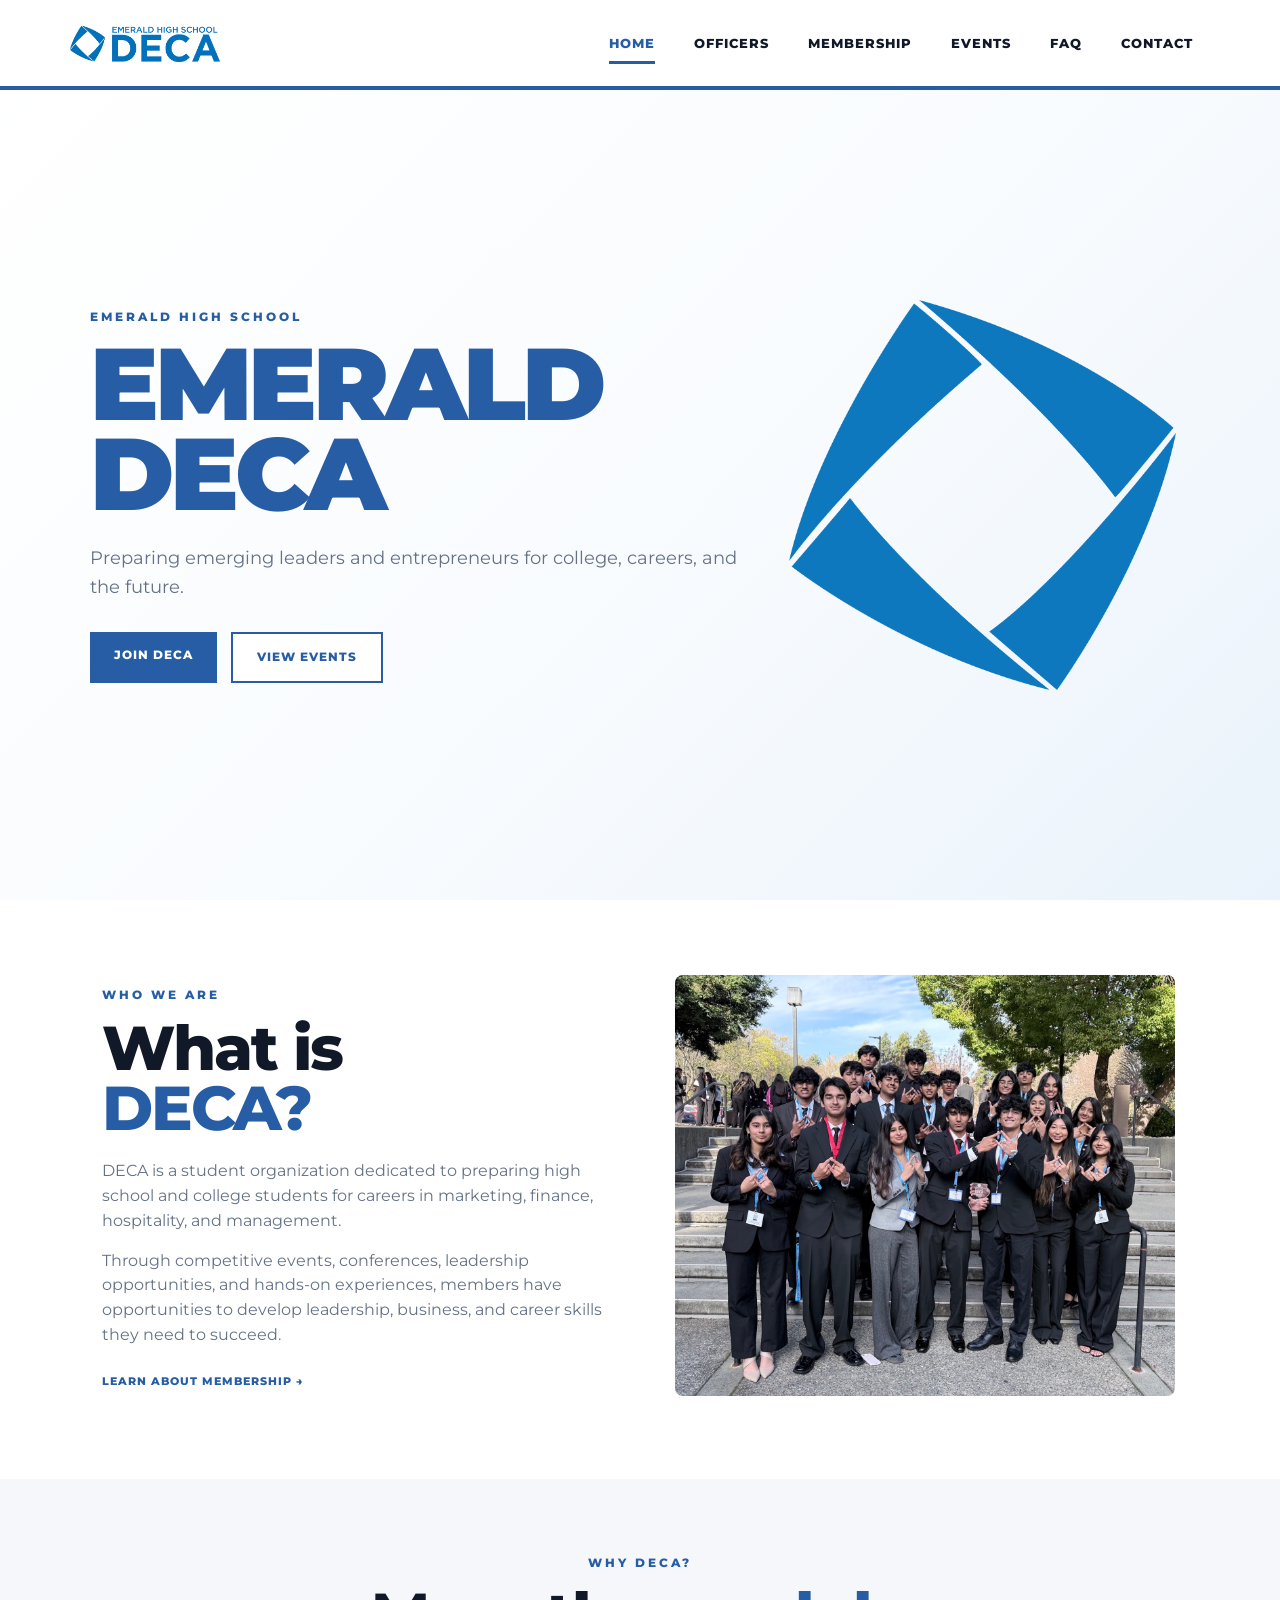
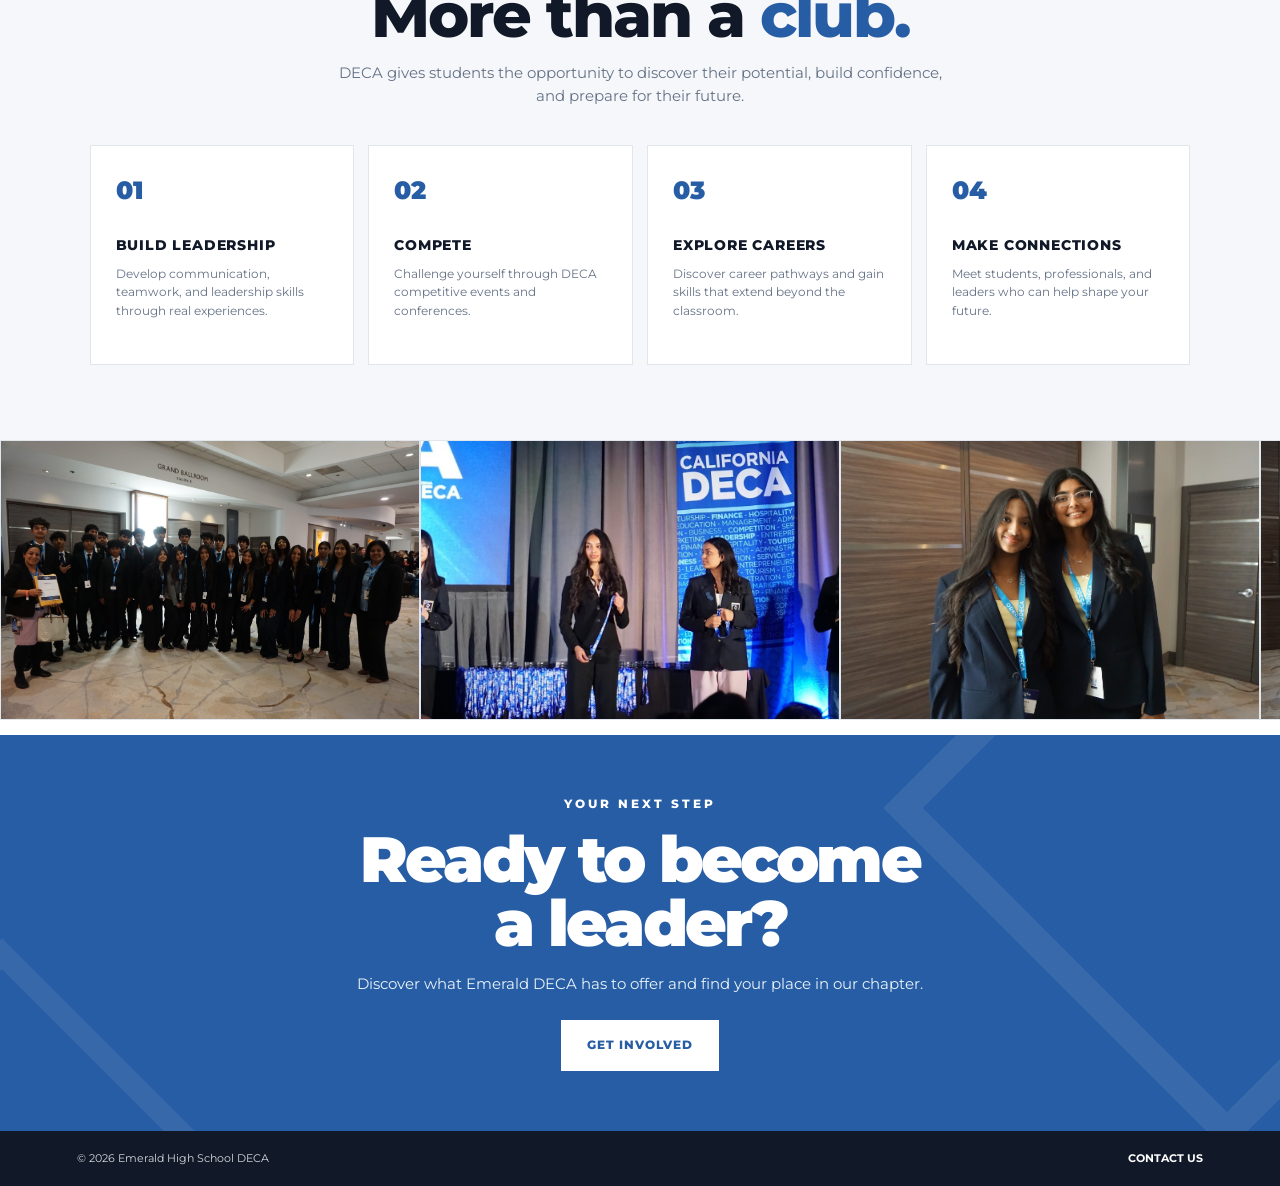
<file: index.html>
<!DOCTYPE html>
<html lang="en">

<head>
    <meta charset="UTF-8">
    <meta name="viewport" content="width=device-width, initial-scale=1.0">

    <title>Emerald High School DECA</title>

    <!-- Montserrat font -->
    <link rel="preconnect" href="https://fonts.googleapis.com">
    <link rel="preconnect" href="https://fonts.gstatic.com" crossorigin>
    <link href="https://fonts.googleapis.com/css2?family=Montserrat:wght@400;500;600;700;800;900&display=swap" rel="stylesheet">

    <link rel="stylesheet" href="style.css">

    <style>
        /* Accent line UNDERNEATH the navbar */
        .navbar {
            border-bottom: 4px solid var(--blue, #00529B);
        }

        .what-section {
            width: 100% !important;
            max-width: 100% !important;
            box-sizing: border-box !important;
            padding: 0 !important;
            margin: 0 auto !important;
            overflow: hidden !important;
        }

        .gallery-scroll-container {
            width: 100%;
            overflow: hidden;
            position: relative;
        }

        .gallery-track {
            display: flex;
            width: max-content;
            animation: marqueeScroll 25s linear infinite;
        }

        .gallery-card {
            flex: 0 0 auto;
            width: 420px;
            height: 280px;
            margin: 0;
            border-radius: 0;
            overflow: hidden;
        }

        .gallery-card img {
            width: 100%;
            height: 100%;
            object-fit: cover;
            display: block;
        }

        @keyframes marqueeScroll {
            0% {
                transform: translateX(0);
            }
            100% {
                transform: translateX(-50%);
            }
        }
    </style>
</head>

<body>

    <!-- NAVIGATION -->

    <header class="navbar">

        <a href="index.html" class="brand">
            <img src="logo.png" alt="DECA Logo" class="logo">
        </a>

        <nav>
            <a href="index.html" class="active">HOME</a>
            <a href="officers.html">OFFICERS</a>
            <a href="membership.html">MEMBERSHIP</a>
            <a href="events.html">EVENTS</a>
            <a href="faq.html">FAQ</a>
            <a href="contact.html">CONTACT</a>
        </nav>

    </header>


    <!-- HOME -->

    <main>

        <!-- HERO -->

        <section class="hero">

            <div class="hero-content">

                <p class="eyebrow">EMERALD HIGH SCHOOL</p>

                <h1>
                    <span>EMERALD</span>
                    <span>DECA</span>
                </h1>

                <p class="hero-text">
                    Preparing emerging leaders and entrepreneurs
                    for college, careers, and the future.
                </p>

                <div class="hero-buttons">

                    <a href="membership.html" class="btn btn-primary">
                        JOIN DECA
                    </a>

                    <a href="events.html" class="btn btn-outline">
                        VIEW EVENTS
                    </a>

                </div>
            </div>

            <div class="hero-logo">

                <img src="deca-logo.png" alt="DECA Logo">

            </div>

        </section>


        <!-- WHAT IS EMERALD DECA -->

        <section class="about-home">

            <div class="about-text">

                <p class="eyebrow">WHO WE ARE</p>

                <h2>
                    What is
                    <span>DECA?</span>
                </h2>

                <p>
                    DECA is a student organization
                    dedicated to preparing high school and college students for careers in marketing, finance, hospitality, and management. 
                </p>

                <p>
                    Through competitive events, conferences,
                    leadership opportunities, and hands-on
                    experiences, members have opportunities to
                    develop leadership, business, and career skills they
                    need to succeed. 
                </p>

                <a href="membership.html" class="text-link">
                    LEARN ABOUT MEMBERSHIP →
                </a>

            </div>

            <div class="about-photo">

                <img src="chapterphoto.png" alt="Emerald High School DECA Chapter Photo">

            </div>

        </section>

        <!-- WHY EMERALD -->

        <section class="why-section">

            <div class="section-heading">

                <p class="eyebrow">WHY DECA?</p>

                <h2>
                    More than a
                    <span>club.</span>
                </h2>

                <p>
                    DECA gives students the opportunity to
                    discover their potential, build confidence,
                    and prepare for their future.
                </p>

            </div>


            <div class="why-grid">

                <div class="why-card">

                    <div class="why-number blue-text">
                        01
                    </div>

                    <h3>BUILD LEADERSHIP</h3>

                    <p>
                        Develop communication, teamwork,
                        and leadership skills through real
                        experiences.
                    </p>

                </div>


                <div class="why-card">

                    <div class="why-number blue-text">
                        02
                    </div>

                    <h3>COMPETE</h3>

                    <p>
                        Challenge yourself through DECA
                        competitive events and conferences.
                    </p>

                </div>


                <div class="why-card">

                    <div class="why-number blue-text">
                        03
                    </div>

                    <h3>EXPLORE CAREERS</h3>

                    <p>
                        Discover career pathways and gain
                        skills that extend beyond the classroom.
                    </p>

                </div>


                <div class="why-card">

                    <div class="why-number blue-text">
                        04
                    </div>

                    <h3>MAKE CONNECTIONS</h3>

                    <p>
                        Meet students, professionals, and
                        leaders who can help shape your future.
                    </p>

                </div>

            </div>

        </section>


        <!-- WHAT WE DO / FULL CONTAINER WIDTH AUTO-SCROLL (NON-STOP) -->
        <section class="what-section">

            <div class="gallery-scroll-container">
                <div class="gallery-track">

                    <!-- FIRST SET -->
                    <div class="gallery-card">
                        <img src="deca1.png" alt="Emerald DECA Chapter Photo 1">
                    </div>
                    <div class="gallery-card">
                        <img src="deca2.png" alt="Emerald DECA Chapter Photo 2">
                    </div>
                    <div class="gallery-card">
                        <img src="deca5.png" alt="Emerald DECA Chapter Photo 3">
                    </div>
                    <div class="gallery-card">
                        <img src="deca3.png" alt="Emerald DECA Chapter Photo 4">
                    </div>
                    <div class="gallery-card">
                        <img src="deca4.png" alt="Emerald DECA Chapter Photo 5">
                    </div>

                    <!-- DUPLICATE SET -->
                    <div class="gallery-card">
                        <img src="deca1.png" alt="Emerald DECA Chapter Photo 1">
                    </div>
                    <div class="gallery-card">
                        <img src="deca2.png" alt="Emerald DECA Chapter Photo 2">
                    </div>
                    <div class="gallery-card">
                        <img src="deca5.png" alt="Emerald DECA Chapter Photo 3">
                    </div>
                    <div class="gallery-card">
                        <img src="deca3.png" alt="Emerald DECA Chapter Photo 4">
                    </div>
                    <div class="gallery-card">
                        <img src="deca4.png" alt="Emerald DECA Chapter Photo 5">
                    </div>

                </div>
            </div>

        </section>

        <!-- FINAL CTA -->

        <section class="home-cta">

            <div class="cta-content">

                <p class="eyebrow">
                    YOUR NEXT STEP
                </p>

                <h2>
                    Ready to become
                    <span>a leader?</span>
                </h2>

                <p>
                    Discover what Emerald DECA has to offer
                    and find your place in our chapter.
                </p>

                <a href="membership.html" class="btn cta-button">
                    GET INVOLVED
                </a>

            </div>

        </section>

    </main>


    <!-- FOOTER -->

    <footer>

        <p>
            © 2026 Emerald High School DECA
        </p>

        <p>
            <a href="contact.html">CONTACT US</a>
        </p>

    </footer>

</body>
</html>
</file>
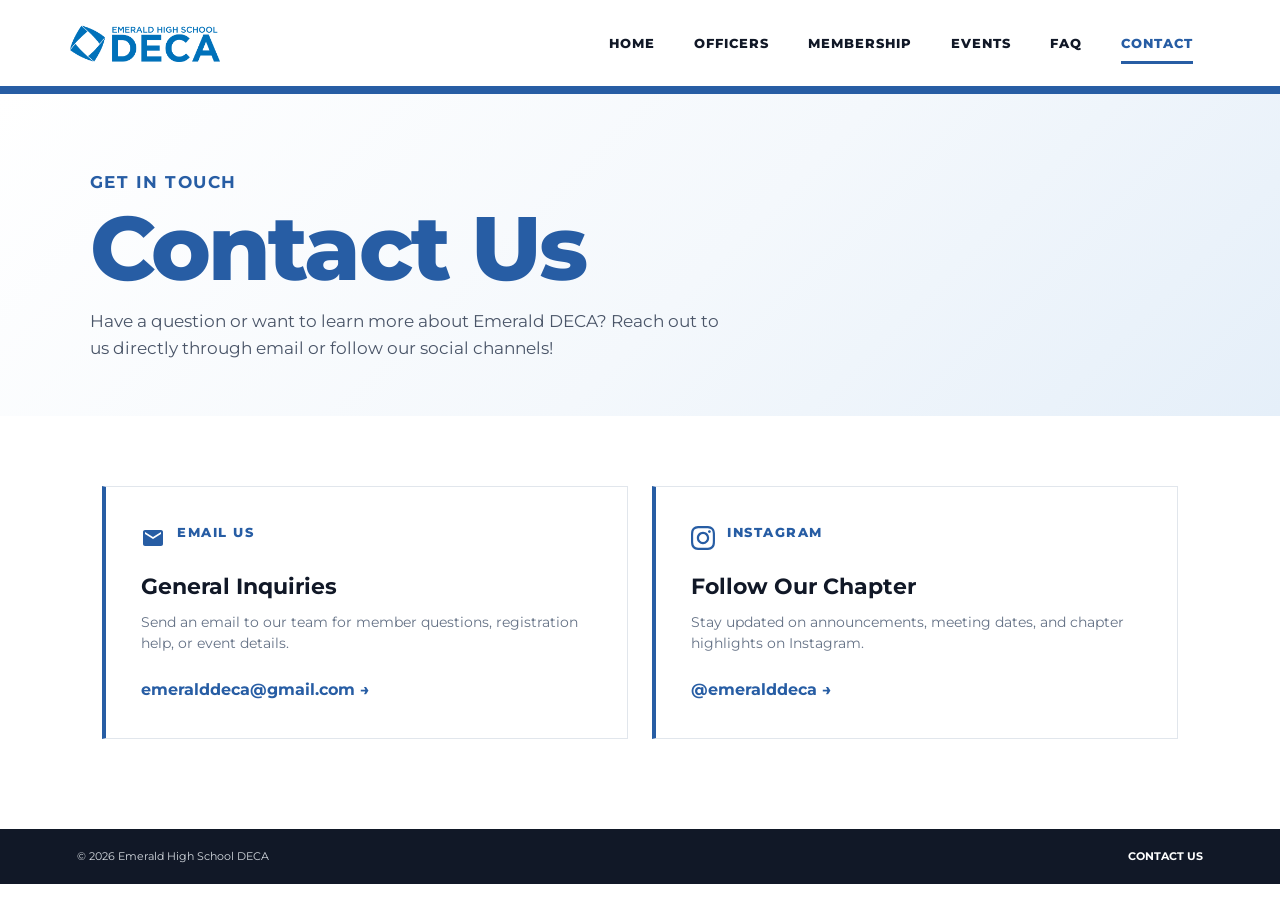
<file: contact.html>
<!DOCTYPE html>
<html lang="en">

<head>
    <meta charset="UTF-8">
    <meta name="viewport" content="width=device-width, initial-scale=1.0">

    <title>Contact | Emerald DECA</title>

    <link rel="preconnect" href="https://fonts.googleapis.com">
    <link rel="preconnect" href="https://fonts.gstatic.com" crossorigin>
    <link href="https://fonts.googleapis.com/css2?family=Montserrat:wght@400;500;600;700;800;900&display=swap" rel="stylesheet">

    <link rel="stylesheet" href="style.css">

    <style>
        .page-hero {
            padding: 75px 7% 55px;
            background: linear-gradient(135deg, #FFFFFF 0%, #F4F8FC 55%, #E5EFF9 100%);
            border-top: 4px solid var(--blue, #275DA4);
        }

        .page-hero .eyebrow {
            color: var(--blue, #275DA4);
            font-weight: 700;
            letter-spacing: 1.5px;
            margin-bottom: 10px;
        }

        .page-hero h1 {
            font-size: clamp(55px, 7vw, 90px);
            line-height: .95;
            letter-spacing: -3px;
            color: var(--blue, #275DA4);
            margin-bottom: 18px;
        }

        .page-hero p {
            max-width: 650px;
            font-size: 17px;
            color: #4A5568;
        }

        .contact-section {
            width: 84%;
            max-width: 1200px;
            margin: auto;
            padding: 70px 0 90px;
        }

        .contact-grid {
            display: grid;
            grid-template-columns: repeat(2, 1fr);
            gap: 24px;
        }

        .contact-card {
            background: #FFFFFF;
            border: 1px solid #E1E6EC;
            border-left: 4px solid var(--blue, #275DA4);
            padding: 35px;
            border-radius: 0;
            transition: transform 0.2s ease, box-shadow 0.2s ease;
        }

        .contact-card:hover {
            transform: translateY(-4px);
            box-shadow: 0 10px 25px rgba(39, 93, 164, 0.12);
        }

        .contact-header {
            display: flex;
            align-items: center;
            gap: 12px;
            margin-bottom: 16px;
        }

        .contact-icon {
            width: 24px;
            height: 24px;
            fill: var(--blue, #275DA4);
        }

        .contact-label {
            font-size: 13px;
            font-weight: 800;
            letter-spacing: 1.5px;
            color: var(--blue, #275DA4);
        }

        .contact-card h2 {
            font-size: 22px;
            font-weight: 700;
            color: #111827;
            margin-bottom: 8px;
        }

        .contact-card p {
            font-size: 14px;
            color: var(--gray, #657286);
            margin-bottom: 24px;
            line-height: 1.5;
        }

        .contact-link {
            display: inline-flex;
            align-items: center;
            gap: 8px;
            font-size: 16px;
            font-weight: 700;
            color: var(--blue, #275DA4);
            text-decoration: none;
            transition: color 0.2s ease;
        }

        .contact-link:hover {
            color: #1A3E6D;
            text-decoration: underline;
        }

        @media (max-width: 768px) {
            .contact-grid {
                grid-template-columns: 1fr;
            }

        .navbar {
            border-bottom: 4px solid var(--blue, #00529B);
            }
        }
    </style>
</head>

<body>

<header class="navbar">

    <a href="index.html" class="brand">
        <img src="logo.png" alt="DECA Logo" class="logo">
    </a>

    <nav>
        <a href="index.html">HOME</a>
        <a href="officers.html">OFFICERS</a>
        <a href="membership.html">MEMBERSHIP</a>
        <a href="events.html">EVENTS</a>
        <a href="faq.html">FAQ</a>
        <a href="contact.html" class="active">CONTACT</a>
    </nav>

</header>


<!-- PAGE HERO -->

<section class="page-hero">

    <p class="eyebrow">GET IN TOUCH</p>

    <h1>Contact Us</h1>

    <p>
        Have a question or want to learn more about Emerald DECA?
        Reach out to us directly through email or follow our social channels!
    </p>

</section>


<!-- CONTACT INFORMATION -->

<section class="contact-section">

    <div class="contact-grid">

        <!-- EMAIL -->

        <div class="contact-card">

            <div class="contact-header">

                <svg class="contact-icon" viewBox="0 0 24 24">
                    <path d="M20 4H4c-1.1 0-1.99.9-1.99 2L2 18c0 1.1.9 2 2 2h16c1.1 0 2-.9 2-2V6c0-1.1-.9-2-2-2zm0 4l-8 5-8-5V6l8 5 8-5v2z"/>
                </svg>

                <span class="contact-label">EMAIL US</span>

            </div>

            <h2>General Inquiries</h2>

            <p>
                Send an email to our team for member questions, registration help, or event details.
            </p>

            <a
                href="https://mail.google.com/mail/?view=cm&fs=1&to=emeralddeca@gmail.com"
                target="_blank"
                class="contact-link"
            >
                emeralddeca@gmail.com →
            </a>

        </div>


        <!-- INSTAGRAM -->

        <div class="contact-card">

            <div class="contact-header">

                <svg class="contact-icon" viewBox="0 0 24 24">
                    <path d="M12 2.163c3.204 0 3.584.012 4.85.07 3.252.148 4.771 1.691 4.919 4.919.058 1.265.069 1.645.069 4.849 0 3.205-.012 3.584-.069 4.849-.149 3.225-1.664 4.771-4.919 4.919-1.266.058-1.644.07-4.85.07-3.204 0-3.584-.012-4.849-.07-3.26-.149-4.771-1.699-4.919-4.92-.058-1.265-.07-1.644-.07-4.849 0-3.204.013-3.583.07-4.849.149-3.227 1.664-4.771 4.919-4.919 1.266-.057 1.645-.069 4.849-.069zm0-2.163c-3.259 0-3.667.014-4.947.072-4.358.2-6.78 2.618-6.98 6.98-.059 1.281-.073 1.689-.073 4.948 0 3.259.014 3.668.072 4.948.2 4.358 2.618 6.78 6.98 6.98 1.281.058 1.689.072 4.948.072 3.259 0 3.668-.014 4.948-.072 4.354-.2 6.782-2.618 6.979-6.98.059-1.28.073-1.689.073-4.948 0-3.259-.014-3.667-.072-4.947-.196-4.354-2.617-6.78-6.979-6.98-1.281-.059-1.69-.073-4.949-.073zm0 5.838c-3.403 0-6.162 2.759-6.162 6.162s2.759 6.163 6.162 6.163 6.162-2.759 6.162-6.163c0-3.403-2.759-6.162-6.162-6.162zm0 10.162c-2.209 0-4-1.79-4-4 0-2.209 1.791-4 4-4s4 1.79 4 4c0 2.21-1.791 4-4 4zm6.406-11.845c-.796 0-1.441.645-1.441 1.44s.645 1.44 1.441 1.44c.795 0 1.439-.645 1.439-1.44s-.644-1.44-1.439-1.44z"/>
                </svg>

                <span class="contact-label">INSTAGRAM</span>

            </div>

            <h2>Follow Our Chapter</h2>

            <p>
                Stay updated on announcements, meeting dates, and chapter highlights on Instagram.
            </p>

            <a
                href="https://www.instagram.com/emeralddeca/"
                target="_blank"
                class="contact-link"
            >
                @emeralddeca →
            </a>

        </div>

    </div>

</section>


<!-- FOOTER -->

<footer>

    <p>© 2026 Emerald High School DECA</p>

    <p>
        <a href="contact.html">CONTACT US</a>
    </p>

</footer>

</body>
</html>
</file>
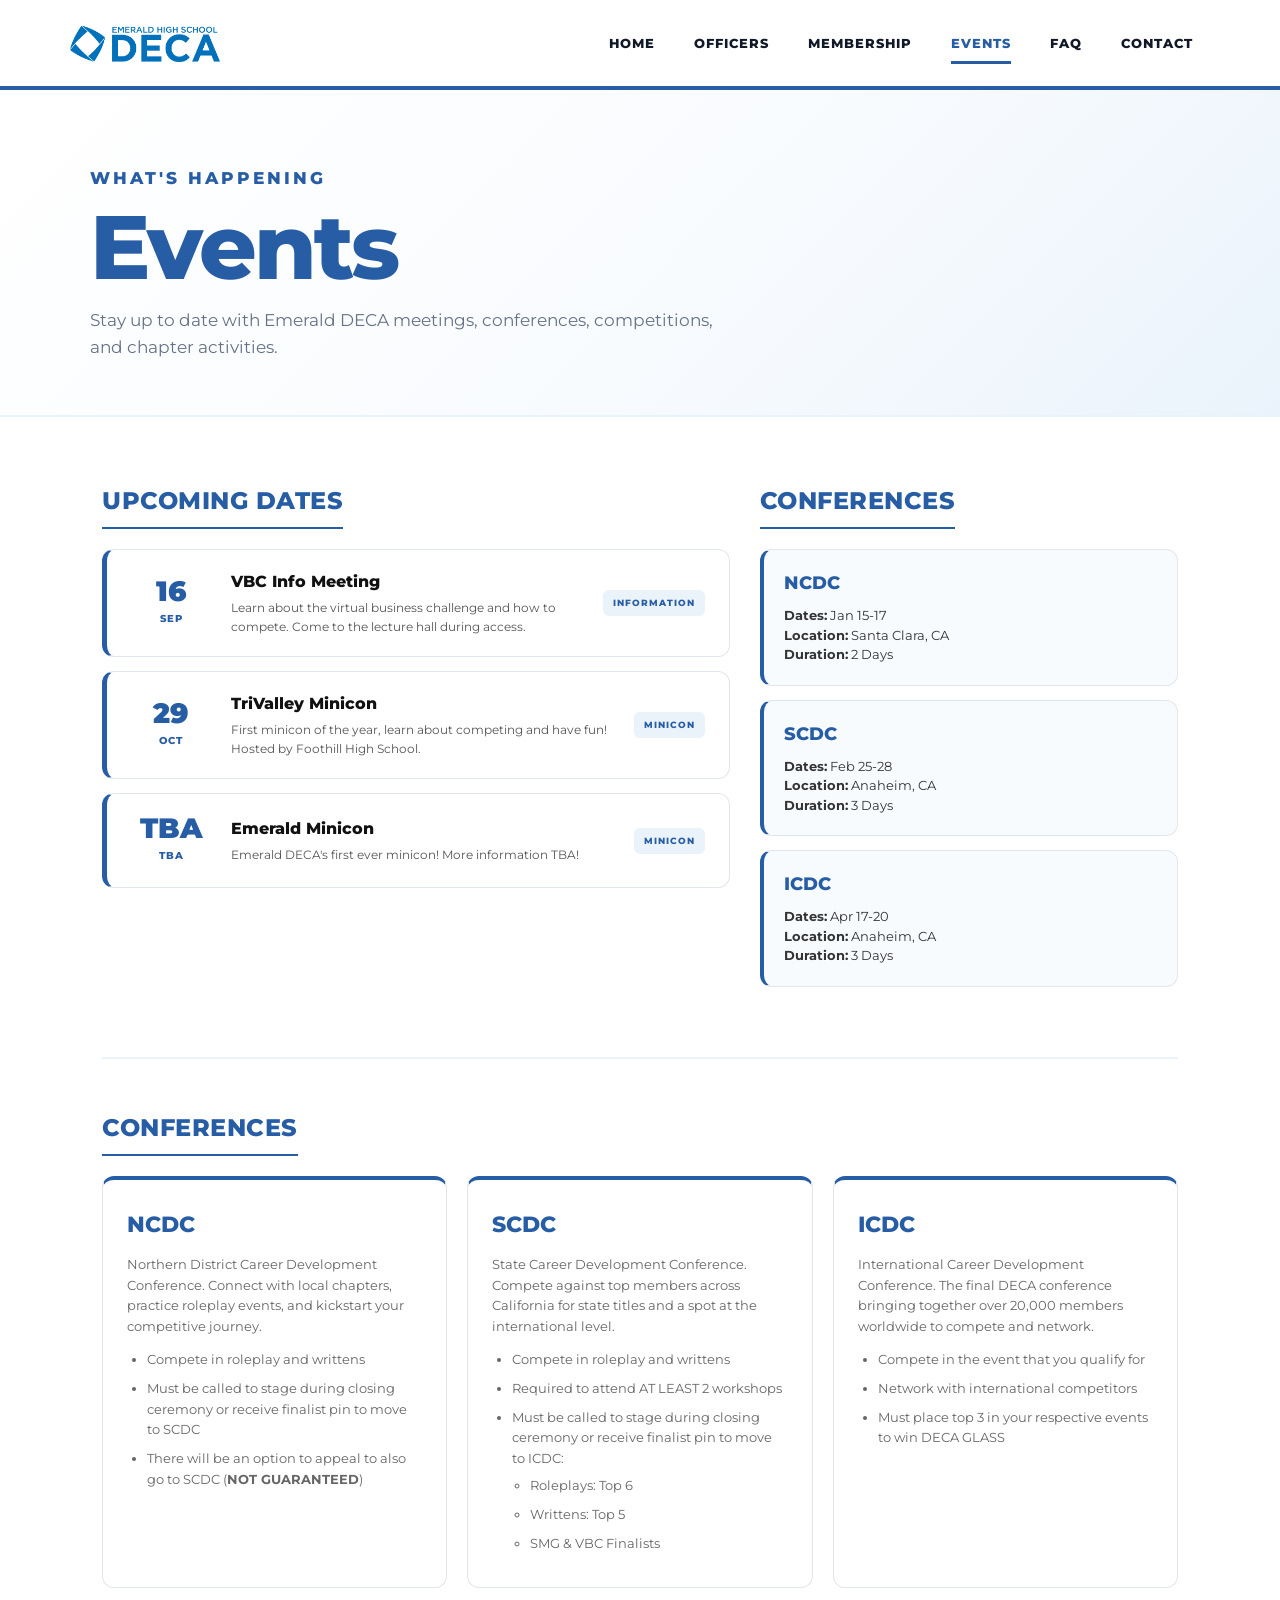
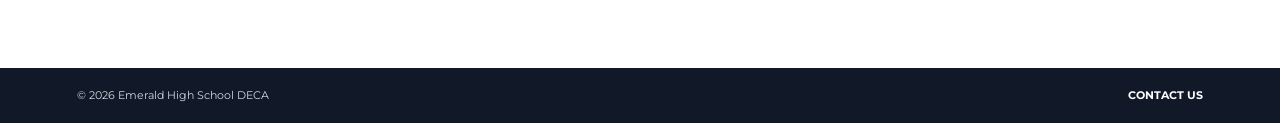
<file: events.html>
<!DOCTYPE html>
<html lang="en">

<head>
    <meta charset="UTF-8">
    <meta name="viewport" content="width=device-width, initial-scale=1.0">

    <title>Events | Emerald DECA</title>

    <link rel="preconnect" href="https://fonts.googleapis.com">
    <link rel="preconnect" href="https://fonts.gstatic.com" crossorigin>

    <link href="https://fonts.googleapis.com/css2?family=Montserrat:wght@400;500;600;700;800;900&display=swap" rel="stylesheet">

    <link rel="stylesheet" href="style.css">

    <style>
        /* Accent line UNDERNEATH the navbar */
        .navbar {
            border-bottom: 4px solid var(--blue, #00529B);
        }

        .page-hero {
            padding: 75px 7% 55px;
            background: linear-gradient(135deg, #FFFFFF 0%, #F8FBFE 55%, #EAF3FB 100%);
            border-bottom: 2px solid var(--light-blue, #EAF3FB);
        }

        .page-hero h1 {
            font-size: clamp(55px, 7vw, 90px);
            line-height: .95;
            letter-spacing: -3px;
            color: var(--blue, #00529B);
            margin-bottom: 18px;
        }

        .page-hero p {
            max-width: 650px;
            font-size: 17px;
        }

        .events-section {
            width: 84%;
            max-width: 1200px;
            margin: auto;
            padding: 65px 0 80px;
        }

        /* Section Title Styling with Blue Accent Line */
        .section-title {
            font-size: 24px;
            font-weight: 800;
            color: var(--blue, #00529B);
            margin-bottom: 20px;
            text-transform: uppercase;
            letter-spacing: 0.5px;
            border-bottom: 2px solid var(--blue, #00529B);
            padding-bottom: 8px;
            display: inline-block;
        }

        /* 60-40 Two Column Split */
        .events-split-grid {
            display: grid;
            grid-template-columns: 6fr 4fr;
            gap: 30px;
            margin-bottom: 70px;
        }

        /* Column 1: Event List Styles */
        .event-list {
            display: flex;
            flex-direction: column;
            gap: 14px;
        }

        .event {
            display: grid;
            grid-template-columns: 80px 1fr auto;
            gap: 20px;
            align-items: center;
            padding: 20px 24px;
            border: 1px solid var(--border, #e0e0e0);
            border-left: 5px solid var(--blue, #00529B);
            background: white;
            border-radius: 12px;
            transition: transform .2s ease, box-shadow .2s ease;
        }

        .event:hover {
            transform: translateX(4px);
            box-shadow: 0 7px 20px rgba(0,82,155,.08);
        }

        .event-date {
            text-align: center;
            color: var(--blue, #00529B);
        }

        .event-date strong {
            display: block;
            font-size: 28px;
            font-weight: 900;
            line-height: 1;
        }

        .event-date span {
            font-size: 10px;
            font-weight: 800;
            letter-spacing: 1px;
        }

        .event h3 {
            font-size: 16px;
            margin-bottom: 4px;
            color: #111;
        }

        .event p {
            font-size: 12px;
            color: #555;
            margin: 0;
        }

        .event-tag {
            padding: 6px 10px;
            background: var(--light-blue, #EAF3FB);
            color: var(--blue, #00529B);
            font-size: 9px;
            font-weight: 800;
            letter-spacing: 1px;
            border-radius: 6px;
        }

        /* Column 2: Quick Conferences Sidebar */
        .sidebar-conferences {
            display: flex;
            flex-direction: column;
            gap: 14px;
        }

        .conf-summary-card {
            background: #F8FBFE;
            border: 1px solid var(--border, #e0e0e0);
            border-left: 4px solid var(--blue, #00529B);
            border-radius: 12px;
            padding: 20px;
            transition: transform .2s ease, box-shadow .2s ease;
        }

        .conf-summary-card:hover {
            transform: translateY(-2px);
            box-shadow: 0 5px 15px rgba(0,82,155,.08);
        }

        .conf-summary-card h3 {
            font-size: 18px;
            font-weight: 800;
            color: var(--blue, #00529B);
            margin-bottom: 8px;
        }

        .conf-meta {
            font-size: 13px;
            line-height: 1.5;
            color: #333;
        }

        .conf-meta span {
            display: block;
        }

        /* Bottom Section: Detailed Conferences */
        .conferences-section {
            border-top: 2px solid var(--light-blue, #EAF3FB);
            padding-top: 50px;
        }

        .conference-boxes {
            display: grid;
            grid-template-columns: repeat(3, 1fr);
            gap: 20px;
        }

        .conf-box {
            background: white;
            border: 1px solid var(--border, #e0e0e0);
            border-top: 4px solid var(--blue, #00529B);
            border-radius: 12px;
            padding: 28px 24px;
            transition: transform .2s ease, box-shadow .2s ease;
        }

        .conf-box:hover {
            transform: translateY(-4px);
            box-shadow: 0 10px 25px rgba(0,82,155,.1);
        }

        .conf-box h3 {
            font-size: 22px;
            font-weight: 800;
            color: var(--blue, #00529B);
            margin-bottom: 12px;
        }

        .conf-box p {
            font-size: 13px;
            line-height: 1.6;
            color: #666;
            margin: 0 0 12px 0;
        }

        /* Bullet List Styling inside Conference Boxes */
        .conf-content ul {
            margin: 0;
            padding-left: 20px;
            color: #666;
        }

        .conf-content li {
            font-family: 'Montserrat', sans-serif;
            font-size: 13px;
            line-height: 1.6;
            color: #666;
            margin-bottom: 8px;
        }

        .conf-content li:last-child {
            margin-bottom: 0;
        }

        .conf-content ul ul {
            margin-top: 6px;
            margin-bottom: 6px;
            padding-left: 18px;
        }

        /* Responsive Layout Adjustments */
        @media (max-width: 900px) {
            .events-split-grid {
                grid-template-columns: 1fr;
            }

            .conference-boxes {
                grid-template-columns: 1fr;
            }
        }

        @media (max-width: 600px) {
            .event {
                grid-template-columns: 60px 1fr;
            }

            .event-tag {
                display: none;
            }
        }
    </style>
</head>

<body>

    <header class="navbar">

        <a href="index.html" class="brand">
            <img src="logo.png" alt="DECA Logo" class="logo">
        </a>

        <nav>
            <a href="index.html">HOME</a>
            <a href="officers.html">OFFICERS</a>
            <a href="membership.html">MEMBERSHIP</a>
            <a href="events.html" class="active">EVENTS</a>
            <a href="faq.html">FAQ</a>
            <a href="contact.html">CONTACT</a>
        </nav>

    </header>


    <section class="page-hero">

        <p class="eyebrow">WHAT'S HAPPENING</p>

        <h1>Events</h1>

        <p>
            Stay up to date with Emerald DECA meetings,
            conferences, competitions, and chapter activities.
        </p>

    </section>


    <section class="events-section">

        <!-- 60-40 Split Section -->
        <div class="events-split-grid">

            <!-- Left Side (60%): UPCOMING DATES -->
            <div class="events-col">
                <h2 class="section-title">Upcoming Dates</h2>

                <div class="event-list">

                    <div class="event">
                        <div class="event-date">
                            <strong>16</strong>
                            <span>SEP</span>
                        </div>
                        <div>
                            <h3>VBC Info Meeting</h3>
                            <p> Learn about the virtual business challenge and how to compete. Come to the lecture hall during access. </p>
                        </div>
                        <div class="event-tag">INFORMATION</div>
                    </div>

                    <div class="event">
                        <div class="event-date">
                            <strong>29</strong>
                            <span>OCT</span>
                        </div>
                        <div>
                            <h3>TriValley Minicon </h3>
                            <p>First minicon of the year, learn about competing and have fun! Hosted by Foothill High School. </p>
                        </div>
                        <div class="event-tag">MINICON</div>
                    </div>

                    <div class="event">
                        <div class="event-date">
                            <strong>TBA</strong>
                            <span>TBA</span>
                        </div>
                        <div>
                            <h3>Emerald Minicon</h3>
                            <p>Emerald DECA's first ever minicon! More information TBA! </p>
                        </div>
                        <div class="event-tag">MINICON</div>
                    </div>

                </div>
            </div>

            <!-- Right Side (40%): CONFERENCES SUMMARY -->
            <div class="conferences-col">
                <h2 class="section-title">Conferences</h2>

                <div class="sidebar-conferences">

                    <div class="conf-summary-card">
                        <h3>NCDC</h3>
                        <div class="conf-meta">
                            <span><strong>Dates:</strong> Jan 15-17</span>
                            <span><strong>Location:</strong> Santa Clara, CA</span>
                            <span><strong>Duration:</strong> 2 Days</span>
                        </div>
                    </div>

                    <div class="conf-summary-card">
                        <h3>SCDC</h3>
                        <div class="conf-meta">
                            <span><strong>Dates:</strong> Feb 25-28</span>
                            <span><strong>Location:</strong> Anaheim, CA</span>
                            <span><strong>Duration:</strong> 3 Days</span>
                        </div>
                    </div>

                    <div class="conf-summary-card">
                        <h3>ICDC</h3>
                        <div class="conf-meta">
                            <span><strong>Dates:</strong> Apr 17-20</span>
                            <span><strong>Location:</strong> Anaheim, CA</span>
                            <span><strong>Duration:</strong> 3 Days</span>
                        </div>
                    </div>

                </div>
            </div>

        </div>

        <!-- Bottom Section: CONFERENCES -->
        <div class="conferences-section">
            <h2 class="section-title">Conferences</h2>

            <div class="conference-boxes">

                <div class="conf-box">
                    <h3>NCDC</h3>
                    <div class="conf-content">
                        <p>Northern District Career Development Conference. Connect with local chapters, practice roleplay events, and kickstart your competitive journey.</p>
                        <ul>
                            <li>Compete in roleplay and writtens</li>
                            <li>Must be called to stage during closing ceremony or receive finalist pin to move to SCDC</li>
                            <li>There will be an option to appeal to also go to SCDC (<strong>NOT GUARANTEED</strong>)</li>
                        </ul>
                    </div>
                </div>

                <div class="conf-box">
                    <h3>SCDC</h3>
                    <div class="conf-content">
                        <p>State Career Development Conference. Compete against top members across California for state titles and a spot at the international level.</p>
                        <ul>
                            <li>Compete in roleplay and writtens</li>
                            <li>Required to attend AT LEAST 2 workshops</li>
                            <li>Must be called to stage during closing ceremony or receive finalist pin to move to ICDC:
                                <ul>
                                    <li>Roleplays: Top 6</li>
                                    <li>Writtens: Top 5</li>
                                    <li>SMG &amp; VBC Finalists</li>
                                </ul>
                            </li>
                        </ul>
                    </div>
                </div>

                <div class="conf-box">
                    <h3>ICDC</h3>
                    <div class="conf-content">
                        <p>International Career Development Conference. The final DECA conference bringing together over 20,000 members worldwide to compete and network.</p>
                        <ul>
                            <li>Compete in the event that you qualify for</li>
                            <li>Network with international competitors</li>
                            <li>Must place top 3 in your respective events to win DECA GLASS</li>
                        </ul>
                    </div>
                </div>

            </div>
        </div>

    </section>


    <footer>

        <p>© 2026 Emerald High School DECA</p>

        <p>
            <a href="contact.html">CONTACT US</a>
        </p>

    </footer>

</body>
</html>
</file>
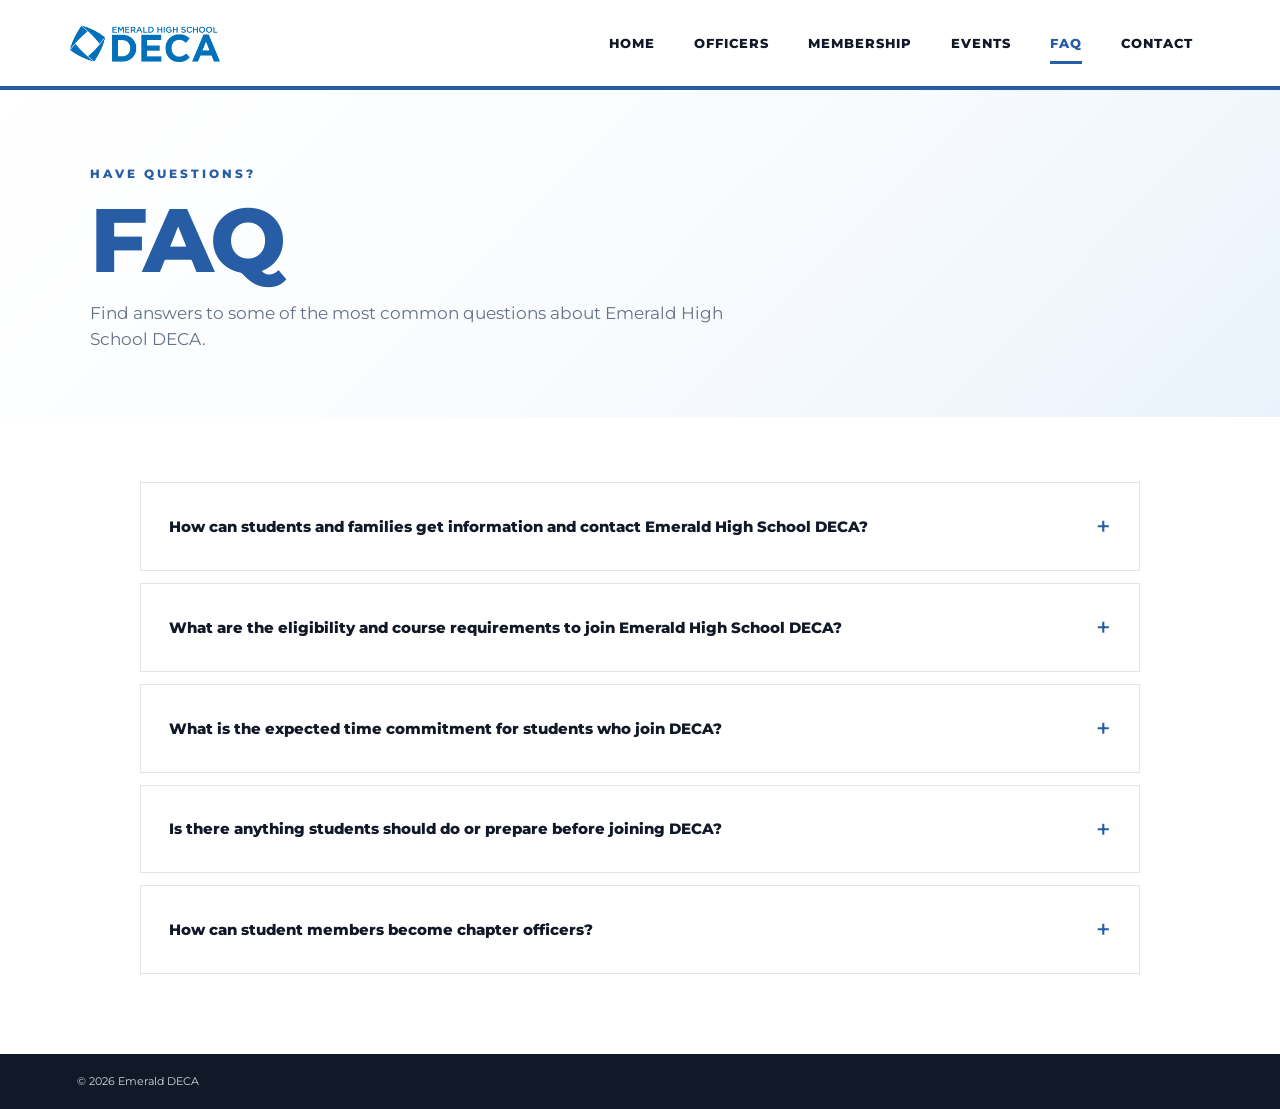
<file: faq.html>
<!DOCTYPE html>
<html lang="en">
<head>
    <meta charset="UTF-8">
    <meta name="viewport" content="width=device-width, initial-scale=1.0">

    <title>FAQ | Emerald DECA</title>

    <link rel="preconnect" href="https://fonts.googleapis.com">
    <link rel="preconnect" href="https://fonts.gstatic.com" crossorigin>

    <link href="https://fonts.googleapis.com/css2?family=Montserrat:wght@400;500;600;700;800;900&display=swap" rel="stylesheet">

    <link rel="stylesheet" href="style.css">
</head>

<body>

<!-- NAVBAR -->
<header class="navbar">

    <a href="index.html" class="brand">
        <img src="logo.png" alt="DECA Logo" class="logo">
    </a>

    <nav>
        <a href="index.html">HOME</a>
        <a href="officers.html">OFFICERS</a>
        <a href="membership.html">MEMBERSHIP</a>
        <a href="events.html">EVENTS</a>
        <a href="faq.html" class="active">FAQ</a>
        <a href="contact.html">CONTACT</a>
    </nav>

</header>


<!-- PAGE HERO -->
<section class="page-hero">

    <p class="eyebrow">HAVE QUESTIONS?</p>

    <h1>FAQ</h1>

    <p>
        Find answers to some of the most common questions
        about Emerald High School DECA.
    </p>

</section>


<!-- FAQ SECTION -->
<section class="faq-section">

    <div class="faq-list">


        <!-- QUESTION 1 -->
        <details class="faq-item">

            <summary>
                How can students and families get information and contact Emerald High School DECA?
            </summary>

            <div class="faq-answer">

                <p>
                    You can stay updated and reach out to Emerald High School DECA
                    through the following channels:
                </p>

                <p>
                    <strong>General Contact Email:</strong>
                    <a href="mailto:emeralddeca@gmail.com">
                        emeralddeca@gmail.com
                    </a>
                </p>

                <p>
                    <strong>Instagram:</strong>
                    <a href="https://www.instagram.com/emeralddeca/" target="_blank">
                        @emeralddeca
                    </a>
                </p>

                <p>
                    <strong>Member Applications:</strong>
                    Members will receive emails and announcements from our
                    chapter advisor and officers. Sign up using the links below:
                </p>

                <div class="faq-links">

                    <a href="https://docs.google.com/forms/d/e/1FAIpQLSeEMVRj2wxmWcruHJ8jjZEbrhXw0kh6KN7hQeLGQFbFK1U_4Q/viewform"
                       target="_blank">
                        D1 Application
                    </a>

                    <a href="https://docs.google.com/forms/d/e/1FAIpQLSdzjDRp7RkKHIOQb_Vk373nZ_PRhsizkw3fBULpgTMlb-X5XA/viewform"
                       target="_blank">
                        D2 Application
                    </a>

                </div>

            </div>

        </details>


        <!-- QUESTION 2 -->
        <details class="faq-item">

            <summary>
                What are the eligibility and course requirements to join Emerald High School DECA?
            </summary>

            <div class="faq-answer">

                <p>
                    To become an official, registered member of the Emerald High
                    School chapter of California DECA and be eligible to compete
                    at conferences, students must meet the following criteria:
                </p>

                <p>
                    <strong>CTE Course Enrollment:</strong>
                    Students must currently be enrolled in an approved Emerald
                    High School CTE Business Pathway course—currently Integrated
                    Marketing Communications (IMC) or Economics of Business
                    Ownership (EBO). Courses must be taken at Emerald High School.
                    Seniors who have completed and passed both IMC and EBO at
                    Emerald High School may continue to participate.
                </p>

                <p>
                    <strong>School Status:</strong>
                    Students must be currently enrolled at Emerald High School
                    and in good academic and behavioral standing.
                </p>

                <p>
                    <strong>Membership Dues:</strong>
                    Students must pay the annual membership dues by the chapter's
                    designated deadline. These dues cover official registration
                    with California DECA and National DECA.
                </p>

            </div>

        </details>


        <!-- QUESTION 3 -->
        <details class="faq-item">

            <summary>
                What is the expected time commitment for students who join DECA?
            </summary>

            <div class="faq-answer">

                <p>
                    <strong>For D2 Members:</strong>
                    The time commitment is minimal, as all events are optional.
                    D2 members are primarily eligible for local events hosted
                    by Emerald High DECA.
                </p>

                <p>
                    <strong>For D1 Members:</strong>
                    Most preparation and training takes place in class because
                    DECA is a co-curricular program. Students attending a
                    conference must participate in at least 1 pre-trip meeting
                    and 2 conference training events, totaling approximately
                    3 hours.
                </p>

                <p>
                    Students are also expected to study and practice independently.
                    The main DECA written project aligns with the fall semester
                    class project.
                </p>

            </div>

        </details>


        <!-- QUESTION 4 -->
        <details class="faq-item">

            <summary>
                Is there anything students should do or prepare before joining DECA?
            </summary>

            <div class="faq-answer">

                <p>
                    No prior preparation is necessary. Emerald High DECA provides
                    resources and training to members once they join.
                </p>

                <p>
                    Students who want to learn more beforehand can visit
                    <a href="https://www.deca.org/" target="_blank">
                        DECA.org
                    </a>
                    or join the
                    <a href="https://www.decadirect.org/" target="_blank">
                        DECA Direct
                    </a>
                    email list.
                </p>

            </div>

        </details>


        <!-- QUESTION 5 -->
        <details class="faq-item">

            <summary>
                How can student members become chapter officers?
            </summary>

            <div class="faq-answer">

                <p>
                    The officer application process typically takes place in
                    <strong>April</strong> each year. Current D1 members will
                    receive more information when applications open.
                    D2 members are not eligible to apply.
                </p>

                <p>
                    The selection process includes:
                </p>

                <ul>
                    <li>A written application</li>
                    <li>A knowledge test</li>
                    <li>An interview</li>
                </ul>

                <p>
                    A student's participation, behavior, and achievement
                    throughout their DECA membership and class enrollment
                    will also be considered.
                </p>

            </div>

        </details>


    </div>

</section>


<!-- FOOTER -->
<footer>
    <p>© 2026 Emerald DECA</p>
</footer>


</body>
</html>
</file>
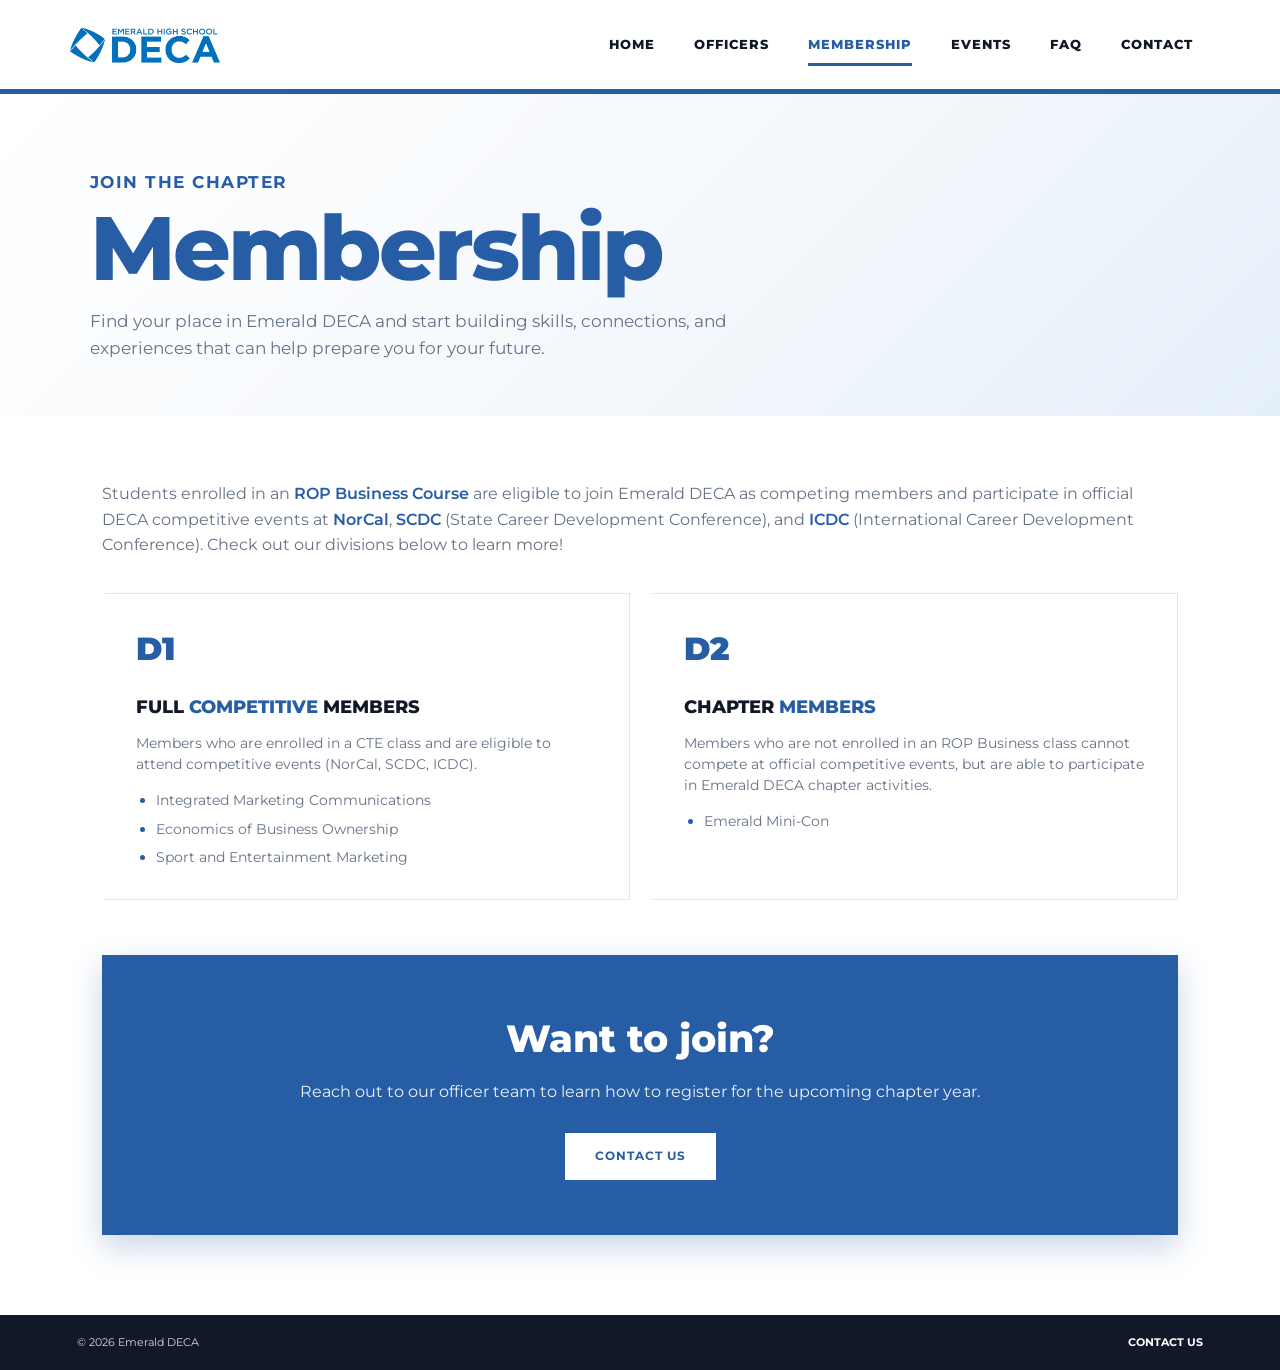
<file: membership.html>
<!DOCTYPE html>
<html lang="en">

<head>
    <meta charset="UTF-8">
    <meta name="viewport" content="width=device-width, initial-scale=1.0">

    <title>Membership | Emerald DECA</title>

    <link rel="preconnect" href="https://fonts.googleapis.com">
    <link rel="preconnect" href="https://fonts.gstatic.com" crossorigin>

    <link href="https://fonts.googleapis.com/css2?family=Montserrat:wght@400;500;600;700;800;900&display=swap" rel="stylesheet">

    <link rel="stylesheet" href="style.css">

    <style>
        .page-hero {
            padding: 75px 7% 55px;
            background: linear-gradient(135deg, #FFFFFF 0%, #F4F8FC 55%, #E5EFF9 100%);
            border-top: 4px solid var(--blue, #275DA4);
        }

        .page-hero .eyebrow {
            color: var(--blue, #275DA4);
            font-weight: 700;
            letter-spacing: 1.5px;
            margin-bottom: 10px;
        }

        .page-hero h1 {
            font-size: clamp(55px, 7vw, 90px);
            line-height: .95;
            letter-spacing: -3px;
            color: var(--blue, #275DA4);
            margin-bottom: 18px;
        }

        .page-hero p {
            max-width: 650px;
            font-size: 17px;
        }

        .membership-section {
            width: 84%;
            max-width: 1200px;
            margin: auto;
            padding: 65px 0 80px;
        }

        .membership-info {
            margin-bottom: 35px;
            font-size: 16px;
            line-height: 1.6;
        }

        .membership-grid {
            display: grid;
            grid-template-columns: repeat(2, 1fr);
            gap: 20px;
            margin-bottom: 55px;
        }

        .membership-card {
            padding: 30px;
            border: 1px solid var(--border, #E1E6EC);
            background: white;
            min-height: 220px;
            border-radius: 0; /* Sharp professional edges */
            border-left: 4px solid transparent;
            transition: transform .2s ease, box-shadow .2s ease, border-color .2s ease;
        }

        .membership-card:hover {
            transform: translateY(-4px);
            box-shadow: 0 10px 25px rgba(39, 93, 164, 0.12);
            border-left-color: var(--blue, #275DA4);
        }

        .membership-number {
            font-size: 32px;
            font-weight: 900;
            color: var(--blue, #275DA4);
            margin-bottom: 20px;
        }

        .membership-card h2 {
            font-size: 18px;
            color: #111827;
            margin-bottom: 12px;
        }

        .membership-card h2 span {
            color: var(--blue, #275DA4);
        }

        .membership-card p {
            font-size: 14px;
            line-height: 1.5;
            margin-bottom: 14px;
            color: var(--gray, #657286);
        }

        /* Bullet List Styling inside Membership Cards */
        .membership-list {
            margin: 0;
            padding-left: 20px;
            color: var(--gray, #657286);
        }

        .membership-list li {
            font-family: 'Montserrat', sans-serif;
            font-size: 14px;
            line-height: 1.6;
            color: var(--gray, #657286);
            margin-bottom: 6px;
        }

        .membership-list li::marker {
            color: var(--blue, #275DA4);
        }

        .membership-list li:last-child {
            margin-bottom: 0;
        }

        .membership-cta {
            padding: 55px 40px;
            background: var(--blue, #275DA4);
            text-align: center;
            border-radius: 0; /* Sharp professional edges */
            box-shadow: 0 12px 30px rgba(39, 93, 164, 0.25);
        }

        .membership-cta h2 {
            color: white;
            font-size: 38px;
            margin-bottom: 12px;
        }

        .membership-cta p {
            color: #EAF3FB;
            margin-bottom: 28px;
        }

        .membership-cta .btn {
            background: white;
            color: var(--blue, #275DA4);
            padding: 12px 28px;
            border-radius: 0; /* Sharp professional edges */
            font-weight: 700;
            text-decoration: none;
            display: inline-block;
            transition: background .2s ease, transform .2s ease;
        }

        .membership-cta .btn:hover {
            background: #F8FBFE;
            transform: translateY(-2px);
        }

        .blue-highlight {
            color: var(--blue, #275DA4);
            font-weight: 600;
        }

        @media (max-width: 800px) {
            .membership-grid {
                grid-template-columns: 1fr;
            }
        }

        @media (max-width: 600px) {
            .membership-cta {
                padding: 35px 20px;
            }
        }

        .navbar {
            border-bottom: 0.3px solid var(--blue, #00529B);
            }
    </style>
</head>

<body>

<header class="navbar">

    <a href="index.html" class="brand">
        <img src="logo.png" alt="DECA Logo" class="logo">
    </a>

    <nav>
        <a href="index.html">HOME</a>
        <a href="officers.html">OFFICERS</a>
        <a href="membership.html" class="active">MEMBERSHIP</a>
        <a href="events.html">EVENTS</a>
        <a href="faq.html">FAQ</a>
        <a href="contact.html">CONTACT</a>
    </nav>

</header>


<section class="page-hero">

    <p class="eyebrow">JOIN THE CHAPTER</p>

    <h1>Membership</h1>

    <p>
        Find your place in Emerald DECA and start building
        skills, connections, and experiences that can help
        prepare you for your future.
    </p>

</section>


<section class="membership-section">

    <div class="membership-info">
        <p>
            Students enrolled in an <strong class="blue-highlight">ROP Business Course</strong> are eligible to join Emerald DECA as competing members and participate in official DECA competitive events at <strong class="blue-highlight">NorCal</strong>, <strong class="blue-highlight">SCDC</strong> (State Career Development Conference), and <strong class="blue-highlight">ICDC</strong> (International Career Development Conference). Check out our divisions below to learn more!
        </p>
    </div>

    <div class="membership-grid">

        <div class="membership-card">

            <div class="membership-number">D1</div>

            <h2>FULL <span>COMPETITIVE</span> MEMBERS</h2>

            <p>
                Members who are enrolled in a CTE class and are eligible to attend competitive events (NorCal, SCDC, ICDC).
            </p>

            <ul class="membership-list">
                <li>Integrated Marketing Communications</li>
                <li>Economics of Business Ownership</li>
                <li>Sport and Entertainment Marketing</li>
            </ul>

        </div>

        <div class="membership-card">

            <div class="membership-number">D2</div>

            <h2>CHAPTER <span>MEMBERS</span></h2>

            <p>
                Members who are not enrolled in an ROP Business class cannot compete at official competitive events, but are able to participate in Emerald DECA chapter activities.
            </p>

            <ul class="membership-list">
                <li>Emerald Mini-Con</li>
            </ul>

        </div>

    </div>


    <div class="membership-cta">

        <h2>Want to join?</h2>

        <p>
            Reach out to our officer team to learn how to register for the upcoming chapter year.
        </p>

        <a href="contact.html" class="btn cta-button">
            CONTACT US
        </a>

    </div>

</section>


<footer>

    <p>© 2026 Emerald DECA</p>

    <p>
        <a href="contact.html">CONTACT US</a>
    </p>

</footer>

</body>
</html>
</file>
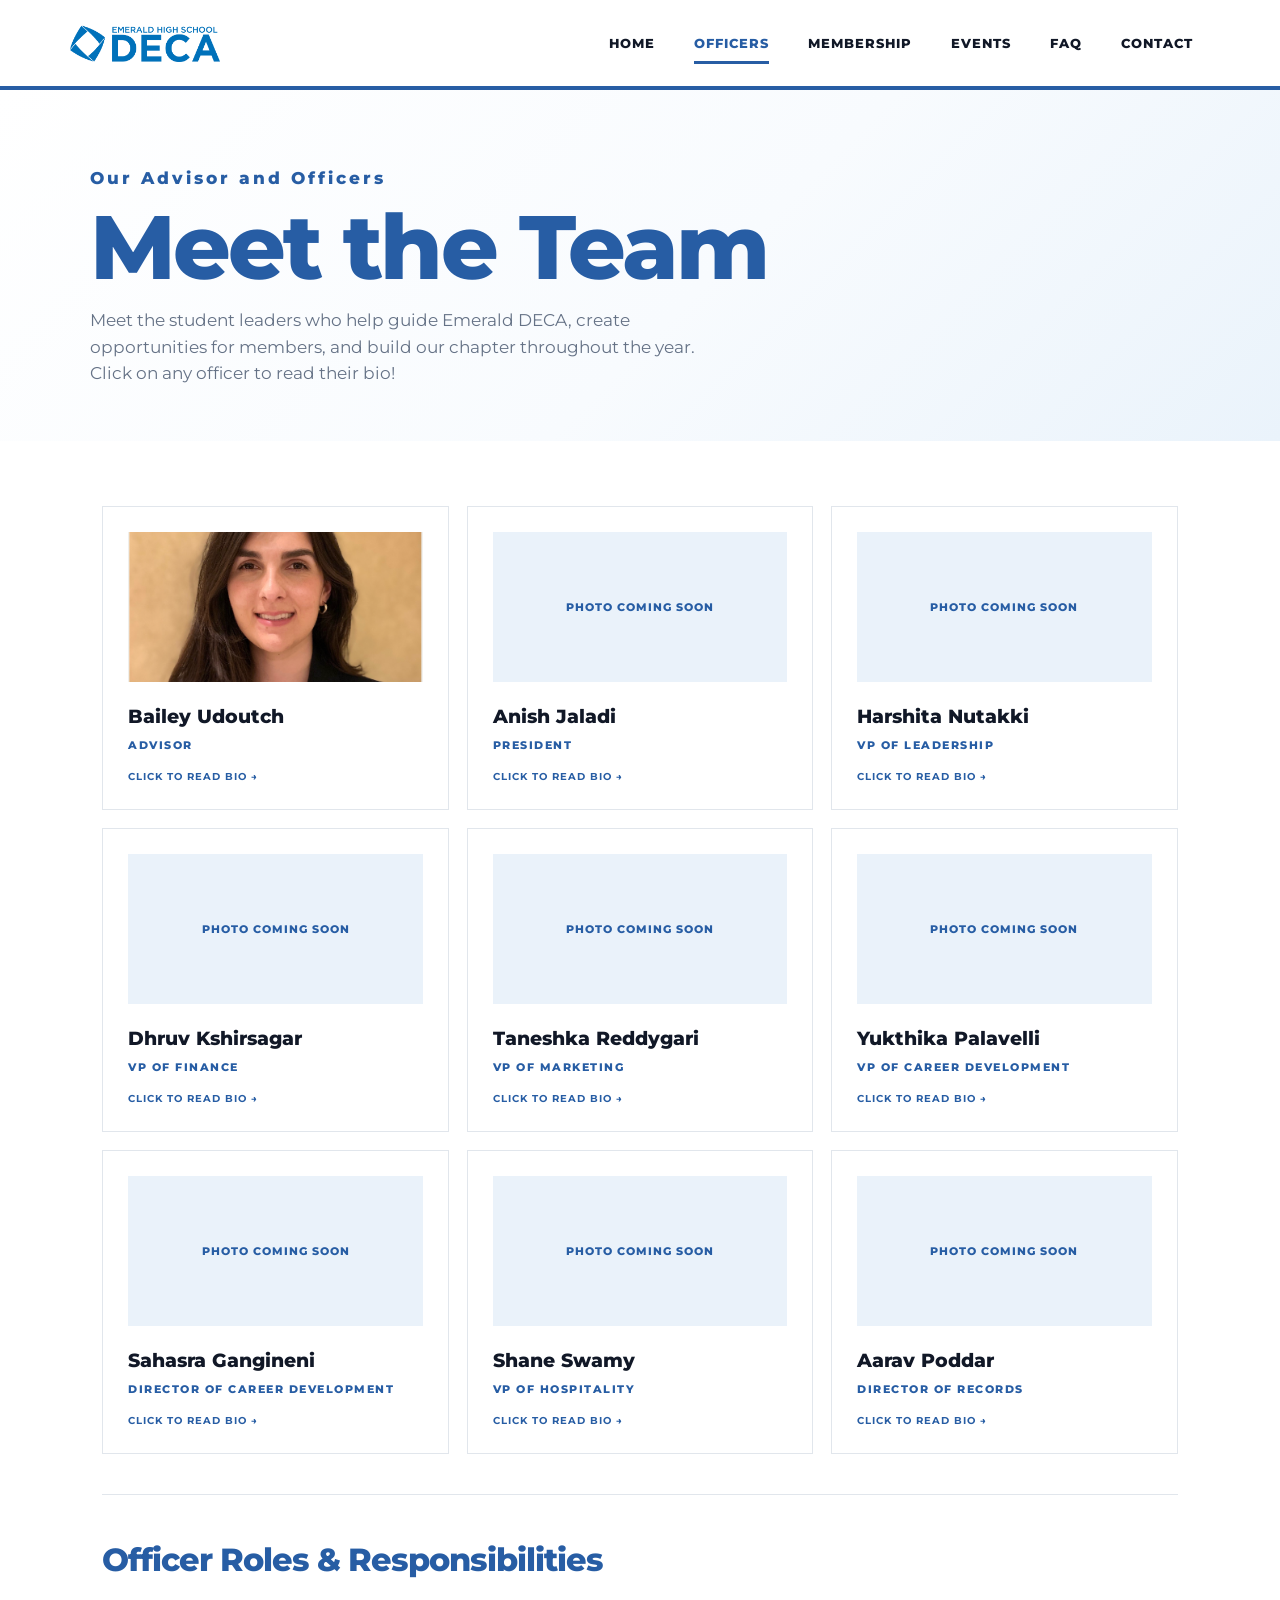
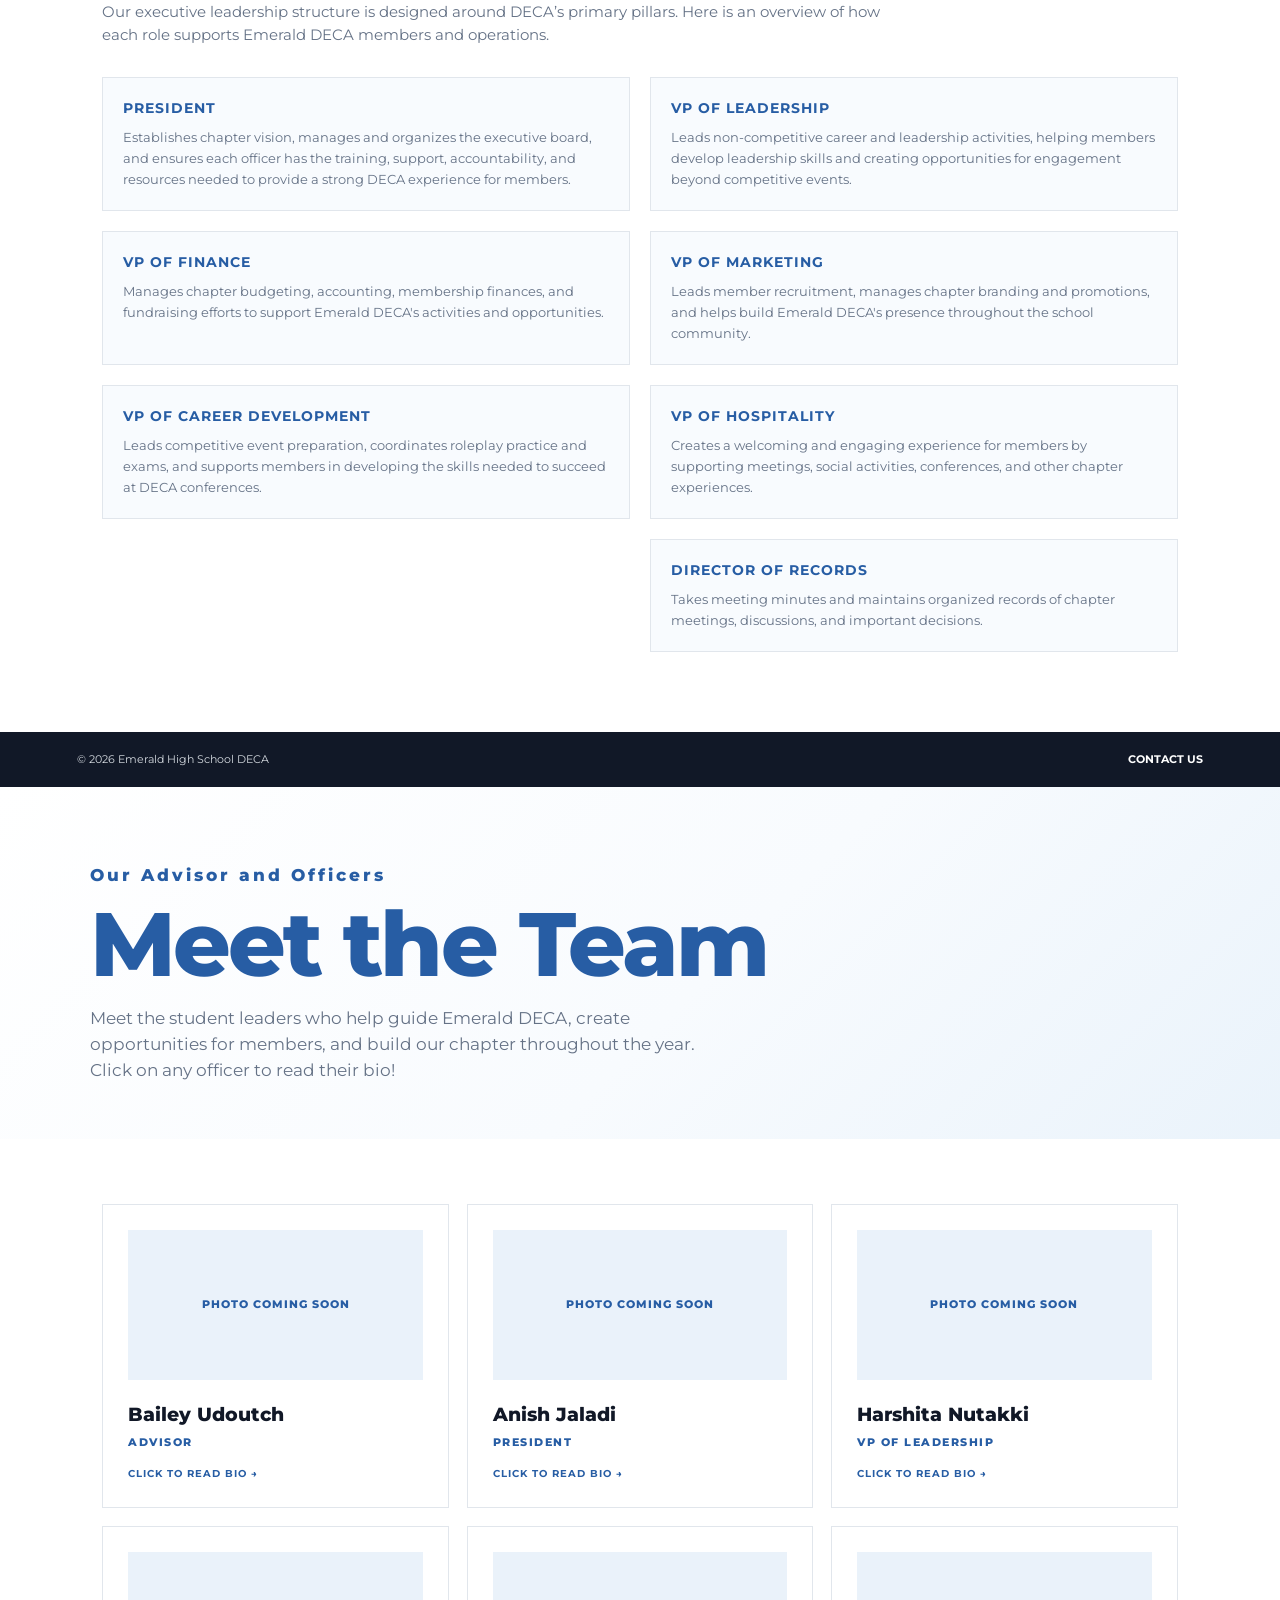
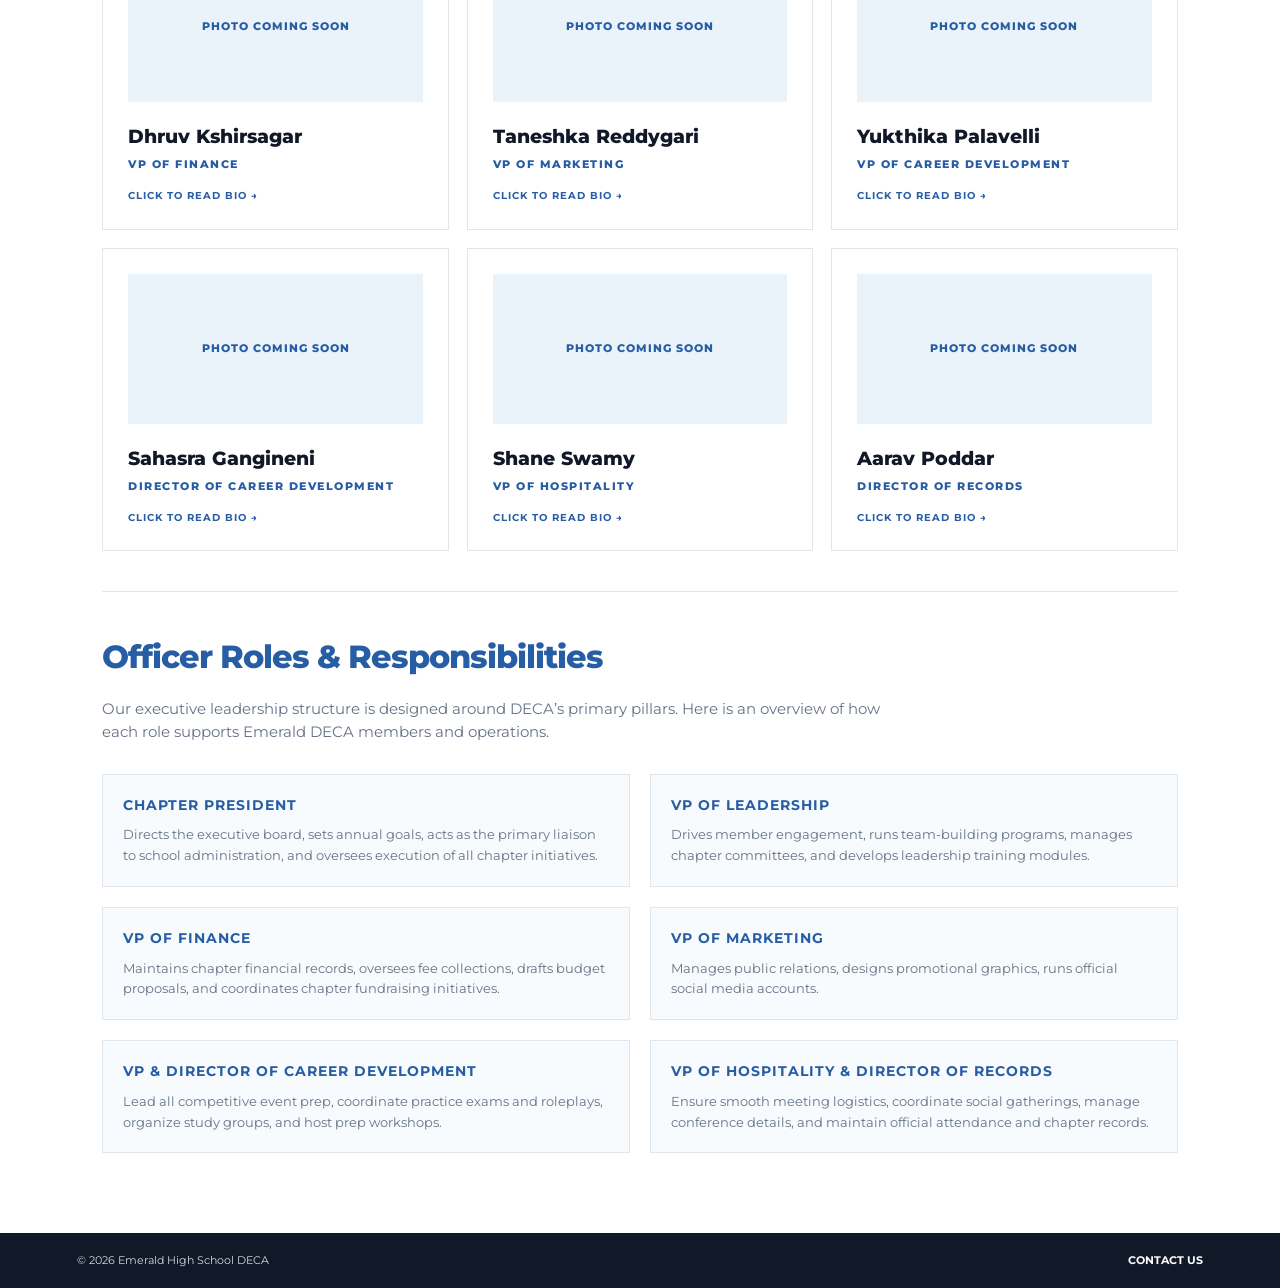
<file: officers.html>
<!DOCTYPE html>
<html lang="en">

<head>
    <meta charset="UTF-8">
    <meta name="viewport" content="width=device-width, initial-scale=1.0">

    <title>Officers | Emerald DECA</title>

    <link rel="preconnect" href="https://fonts.googleapis.com">
    <link rel="preconnect" href="https://fonts.gstatic.com" crossorigin>

    <link
        href="https://fonts.googleapis.com/css2?family=Montserrat:wght@400;500;600;700;800;900&display=swap"
        rel="stylesheet"
    >

    <link rel="stylesheet" href="style.css">

    <style>
        /* =========================
           PAGE HERO
        ========================= */

        .page-hero {
            padding: 75px 7% 55px;
            background: linear-gradient(
                135deg,
                #FFFFFF 0%,
                #F8FBFE 55%,
                #EAF3FB 100%
            );
        }

        .page-hero h1 {
            font-size: clamp(55px, 7vw, 90px);
            line-height: .95;
            letter-spacing: -3px;
            color: var(--blue);
            margin-bottom: 18px;
        }

        .page-hero p {
            max-width: 650px;
            font-size: 17px;
        }


        /* =========================
           OFFICERS SECTION
        ========================= */

        .officers-section {
            width: 84%;
            max-width: 1200px;
            margin: auto;
            padding: 65px 0 40px;
        }

        .officer-grid {
            display: grid;
            grid-template-columns: repeat(3, 1fr);
            gap: 18px;
        }

        .officer-card {
            background: white;
            border: 1px solid var(--border);
            padding: 25px;
            min-height: 300px;
            transition: .2s ease;
            cursor: pointer;
            position: relative;
        }

        .officer-card:hover {
            transform: translateY(-4px);
            box-shadow: 0 8px 22px rgba(0, 0, 0, .07);
            border-color: var(--blue);
        }

        .officer-photo {
            height: 150px;
            background: var(--light-blue);
            display: flex;
            align-items: center;
            justify-content: center;
            margin-bottom: 20px;
        }

        .officer-photo span {
            color: var(--blue);
            font-size: 11px;
            font-weight: 800;
            letter-spacing: 1px;
        }

        .officer-card h2 {
            font-size: 19px;
            margin-bottom: 5px;
        }

        .officer-card h3 {
            font-size: 11px;
            color: var(--blue);
            letter-spacing: 1.5px;
            margin-bottom: 12px;
        }

        .officer-card p {
            font-size: 12px;
            line-height: 1.5;
            color: #555;
        }

        .click-hint {
            display: block;
            margin-top: 15px;
            font-size: 10px !important;
            font-weight: 700;
            color: var(--blue);
            letter-spacing: 1px;
            text-transform: uppercase;
        }


        /* =========================
           ROLES & RESPONSIBILITIES
        ========================= */

        .roles-section {
            width: 84%;
            max-width: 1200px;
            margin: 0 auto 80px;
            padding-top: 40px;
            border-top: 1px solid var(--border);
        }

        .roles-section h2 {
            font-size: 32px;
            color: var(--blue);
            margin-bottom: 15px;
            letter-spacing: -1px;
        }

        .roles-section p.section-intro {
            font-size: 15px;
            margin-bottom: 30px;
            max-width: 800px;
        }

        .roles-grid {
            display: grid;
            grid-template-columns: repeat(3, 1fr);
            gap: 20px;
        }

        .role-box {
            background: #F8FBFE;
            border: 1px solid var(--border);
            padding: 20px;
        }

        .role-box h4 {
            font-size: 14px;
            color: var(--blue);
            letter-spacing: 1px;
            margin-bottom: 8px;
            text-transform: uppercase;
        }

        .role-box p {
            font-size: 13px;
            line-height: 1.6;
        }

        /* Center Director of Records */
        .director-records {
            grid-column: 2;
        }


        /* =========================
           MODAL POP-UP
        ========================= */

        .modal-overlay {
            display: none;
            position: fixed;
            top: 0;
            left: 0;
            width: 100%;
            height: 100%;
            background: rgba(0, 0, 0, 0.5);
            z-index: 1000;
            align-items: center;
            justify-content: center;
            padding: 20px;
        }

        .modal-card {
            background: white;
            max-width: 500px;
            width: 100%;
            padding: 30px;
            border: 1px solid var(--border);
            position: relative;
            animation: modalFadeIn 0.2s ease-out;
        }

        @keyframes modalFadeIn {
            from {
                opacity: 0;
                transform: translateY(10px);
            }

            to {
                opacity: 1;
                transform: translateY(0);
            }
        }

        .close-btn {
            position: absolute;
            top: 15px;
            right: 20px;
            font-size: 24px;
            font-weight: bold;
            color: #888;
            cursor: pointer;
        }

        .close-btn:hover {
            color: #000;
        }

        .modal-card h2 {
            font-size: 24px;
            margin-bottom: 4px;
        }

        .modal-card h3 {
            font-size: 12px;
            color: var(--blue);
            letter-spacing: 1.5px;
            margin-bottom: 15px;
            text-transform: uppercase;
        }

        .modal-card p {
            font-size: 14px;
            line-height: 1.6;
            color: #333;
        }


        /* =========================
           TABLET
        ========================= */

        @media (max-width: 850px) {

            .officer-grid,
            .roles-grid {
                grid-template-columns: 1fr 1fr;
            }

        }


        /* =========================
           MOBILE
        ========================= */

        @media (max-width: 600px) {

            .officer-grid,
            .roles-grid {
                grid-template-columns: 1fr;
            }

            .director-records {
                grid-column: auto;
            }

        }
    </style>
</head>


<body>


<!-- =========================
     NAVBAR
========================= -->

<header class="navbar">

    <a href="index.html" class="brand">
        <img src="logo.png" alt="DECA Logo" class="logo">
    </a>

    <nav>
        <a href="index.html">HOME</a>
        <a href="officers.html" class="active">OFFICERS</a>
        <a href="membership.html">MEMBERSHIP</a>
        <a href="events.html">EVENTS</a>
        <a href="faq.html">FAQ</a>
        <a href="contact.html">CONTACT</a>
    </nav>

</header>


<!-- =========================
     PAGE HERO
========================= -->

<section class="page-hero">

    <p class="eyebrow">Our Advisor and Officers</p>

    <h1>Meet the Team</h1>

    <p>
        Meet the student leaders who help guide Emerald DECA,
        create opportunities for members, and build our chapter
        throughout the year. Click on any officer to read their bio!
    </p>

</section>


<!-- =========================
     OFFICERS GRID
========================= -->

<section class="officers-section">

    <div class="officer-grid">


        <!-- Advisor -->

        <div
            class="officer-card"
            onclick="openModal(
                'Bailey Udoutch',
                'Advisor',
                'Mrs. Udoutch is dedicated to guiding the Emerald High DECA chapter toward excellence. With years of experience supporting student leaders, she oversees overall operations and ensures members have access to regional and state DECA events.'
            )"
        >

        <div class="officer-photo">
            <img src="advisor.png" alt="Bailey Noël Udoutch">
        </div>

            <h2>Bailey Udoutch</h2>
            <h3>ADVISOR</h3>

            <span class="click-hint">
                Click to read bio →
            </span>

        </div>


        <!-- President -->

        <div
            class="officer-card"
            onclick="openModal(
                'Anish Jaladi',
                'President',
                this.dataset.bio
            )"
            data-bio="I'm Anish Jaladi, your DECA president for the upcoming school year. My experience in DECA has been some of the best memories of high school, whether it be competing with my friends or having fun at the places we get to go. DECA has been really fun so far, and I can't wait to experience more with you guys!"
        >

            <div class="officer-photo">
                <span>PHOTO COMING SOON</span>
            </div>

            <h2>Anish Jaladi</h2>
            <h3>PRESIDENT</h3>

            <span class="click-hint">
                Click to read bio →
            </span>

        </div>


        <!-- VP of Leadership -->

        <div
            class="officer-card"
            onclick="openModal(
                'Harshita Nutakki',
                'VP of Leadership',
                'Harshita focuses on empowering every Emerald DECA member. She leads team-building activities, officer retreats, and ensures that student voices are integrated into every decision.'
            )"
        >

            <div class="officer-photo">
                <span>PHOTO COMING SOON</span>
            </div>

            <h2>Harshita Nutakki</h2>
            <h3>VP OF LEADERSHIP</h3>

            <span class="click-hint">
                Click to read bio →
            </span>

        </div>


        <!-- VP of Finance -->

        <div
            class="officer-card"
            onclick="openModal(
                'Dhruv Kshirsagar',
                'VP of Finance',
                'Dhruv manages Emerald DECA’s finances, budgeting for competitions, and designing fundraising drives. His focus is ensuring all members have accessible opportunities to compete.'
            )"
        >

            <div class="officer-photo">
                <span>PHOTO COMING SOON</span>
            </div>

            <h2>Dhruv Kshirsagar</h2>
            <h3>VP OF FINANCE</h3>

            <span class="click-hint">
                Click to read bio →
            </span>

        </div>


        <!-- VP of Marketing -->

        <div
            class="officer-card"
            onclick="openModal(
                'Taneshka Reddygari',
                'VP of Marketing',
                'Taneshka drives Emerald DECA’s public presence across social media, promotional material, and recruitment drives. She is passionate about graphic design and branding.'
            )"
        >

            <div class="officer-photo">
                <span>PHOTO COMING SOON</span>
            </div>

            <h2>Taneshka Reddygari</h2>
            <h3>VP OF MARKETING</h3>

            <span class="click-hint">
                Click to read bio →
            </span>

        </div>


        <!-- VP of Career Development -->

        <div
            class="officer-card"
            onclick="openModal(
                'Yukthika Palavelli',
                'VP OF CAREER DEVELOPMENT',
                this.dataset.bio
            )"
            data-bio="Hey everyone! I’m Yukthika, your VP of Career Development for this year. This is my second year in DECA and I’ve been able to make so many great memories while growing my skills in teamwork, professionalism, and leadership. I’m excited to meet all of our members, help them prepare for competitive events, and support everyone as they grow!"
        >

            <div class="officer-photo">
                <span>PHOTO COMING SOON</span>
            </div>

            <h2>Yukthika Palavelli</h2>
            <h3>VP OF CAREER DEVELOPMENT</h3>

            <span class="click-hint">
                Click to read bio →
            </span>

        </div>


        <!-- Director of Career Development -->

        <div
            class="officer-card"
            onclick="openModal(
                'Sahasra Gangineni',
                'Director of Career Development',
                'Sahasra works closely with the VP of Career Development to compile study resources, organize practice tests, and mentor new competitors.'
            )"
        >

            <div class="officer-photo">
                <span>PHOTO COMING SOON</span>
            </div>

            <h2>Sahasra Gangineni</h2>
            <h3>DIRECTOR OF CAREER DEVELOPMENT</h3>

            <span class="click-hint">
                Click to read bio →
            </span>

        </div>


        <!-- VP of Hospitality -->

        <div
            class="officer-card"
            onclick="openModal(
                'Shane Swamy',
                'VP of Hospitality',
                'Shane ensures that every member feels welcomed at meetings, conferences, and social events. He coordinates logistics, catering, and social bonding initiatives.'
            )"
        >

            <div class="officer-photo">
                <span>PHOTO COMING SOON</span>
            </div>

            <h2>Shane Swamy</h2>
            <h3>VP OF HOSPITALITY</h3>

            <span class="click-hint">
                Click to read bio →
            </span>

        </div>


        <!-- Director of Records -->

        <div
            class="officer-card"
            onclick="openModal(
                'Aarav Poddar',
                'Director of Records',
                'Aarav keeps the chapter organized behind the scenes by recording meeting minutes, tracking member attendance, and maintaining official logs.'
            )"
        >

            <div class="officer-photo">
                <span>PHOTO COMING SOON</span>
            </div>

            <h2>Aarav Poddar</h2>
            <h3>DIRECTOR OF RECORDS</h3>

            <span class="click-hint">
                Click to read bio →
            </span>

        </div>


    </div>

</section>


<!-- =========================
     ROLES & RESPONSIBILITIES
========================= -->

<section class="roles-section">

    <h2>Officer Roles & Responsibilities</h2>

    <p class="section-intro">
        Our executive leadership structure is designed around DECA’s
        primary pillars. Here is an overview of how each role supports
        Emerald DECA members and operations.
    </p>


    <div class="roles-grid">


        <!-- President -->

        <div class="role-box">

            <h4>President</h4>

            <p>
                Establishes chapter vision, manages and organizes the
                executive board, and ensures each officer has the training,
                support, accountability, and resources needed to provide
                a strong DECA experience for members.
            </p>

        </div>


        <!-- VP of Leadership -->

        <div class="role-box">

            <h4>VP of Leadership</h4>

            <p>
                Leads non-competitive career and leadership activities,
                helping members develop leadership skills and creating
                opportunities for engagement beyond competitive events.
            </p>

        </div>


        <!-- VP of Finance -->

        <div class="role-box">

            <h4>VP of Finance</h4>

            <p>
                Manages chapter budgeting, accounting, membership finances,
                and fundraising efforts to support Emerald DECA's activities
                and opportunities.
            </p>

        </div>


        <!-- VP of Marketing -->

        <div class="role-box">

            <h4>VP of Marketing</h4>

            <p>
                Leads member recruitment, manages chapter branding and
                promotions, and helps build Emerald DECA's presence
                throughout the school community.
            </p>

        </div>


        <!-- VP of Career Development -->

        <div class="role-box">

            <h4>VP of Career Development</h4>

            <p>
                Leads competitive event preparation, coordinates roleplay
                practice and exams, and supports members in developing
                the skills needed to succeed at DECA conferences.
            </p>

        </div>


        <!-- VP of Hospitality -->

        <div class="role-box">

            <h4>VP of Hospitality</h4>

            <p>
                Creates a welcoming and engaging experience for members
                by supporting meetings, social activities, conferences,
                and other chapter experiences.
            </p>

        </div>


        <!-- Director of Records -->

        <div class="role-box director-records">

            <h4>Director of Records</h4>

            <p>
                Takes meeting minutes and maintains organized records
                of chapter meetings, discussions, and important decisions.
            </p>

        </div>


    </div>

</section>


<!-- =========================
     POPUP MODAL
========================= -->

<div
    class="modal-overlay"
    id="officerModal"
    onclick="closeModal(event)"
>

    <div class="modal-card">

        <span
            class="close-btn"
            onclick="forceCloseModal()"
        >
            &times;
        </span>

        <h2 id="modalName">
            Officer Name
        </h2>

        <h3 id="modalTitle">
            OFFICER TITLE
        </h3>

        <p id="modalBio">
            Bio text will appear here when clicked...
        </p>

    </div>

</div>


<!-- =========================
     FOOTER
========================= -->

<footer>

    <p>© 2026 Emerald High School DECA</p>

    <p>
        <a href="contact.html">CONTACT US</a>
    </p>

</footer>


<!-- =========================
     MODAL JAVASCRIPT
========================= -->

<script>

    function openModal(name, title, bio) {

        document.getElementById('modalName').innerText = name;

        document.getElementById('modalTitle').innerText = title;

        document.getElementById('modalBio').innerText = bio;

        document.getElementById('officerModal').style.display = 'flex';

    }


    function forceCloseModal() {

        document.getElementById('officerModal').style.display = 'none';

    }


    function closeModal(event) {

        // Close modal if clicking outside the white content box

        if (event.target.classList.contains('modal-overlay')) {

            forceCloseModal();

        }

    }

</script>


</body>
</html><!DOCTYPE html>
<html lang="en">

<head>
    <meta charset="UTF-8">
    <meta name="viewport" content="width=device-width, initial-scale=1.0">

    <title>Officers | Emerald DECA</title>

    <link rel="preconnect" href="https://fonts.googleapis.com">
    <link rel="preconnect" href="https://fonts.gstatic.com" crossorigin>

    <link href="https://fonts.googleapis.com/css2?family=Montserrat:wght@400;500;600;700;800;900&display=swap" rel="stylesheet">

    <link rel="stylesheet" href="style.css">

    <style>
        /* Accent line UNDERNEATH the navbar */
        .navbar {
            border-bottom: 4px solid var(--blue, #00529B);
        }

        .page-hero {
            padding: 75px 7% 55px;
            background: linear-gradient(135deg, #FFFFFF 0%, #F8FBFE 55%, #EAF3FB 100%);
        }

        .page-hero h1 {
            font-size: clamp(55px, 7vw, 90px);
            line-height: .95;
            letter-spacing: -3px;
            color: var(--blue, #00529B);
            margin-bottom: 18px;
        }

        .page-hero p {
            max-width: 650px;
            font-size: 17px;
        }

        .officers-section {
            width: 84%;
            max-width: 1200px;
            margin: auto;
            padding: 65px 0 40px;
        }

        .officer-grid {
            display: grid;
            grid-template-columns: repeat(3, 1fr);
            gap: 18px;
        }

        .officer-card {
            background: white;
            border: 1px solid var(--border, #e0e0e0);
            padding: 25px;
            min-height: 300px;
            transition: .2s ease;
            cursor: pointer;
            position: relative;
        }

        .officer-card:hover {
            transform: translateY(-4px);
            box-shadow: 0 8px 22px rgba(0,0,0,.07);
            border-color: var(--blue, #00529B);
        }

        .officer-photo {
            height: 150px;
            background: var(--light-blue, #EAF3FB);
            display: flex;
            align-items: center;
            justify-content: center;
            margin-bottom: 20px;
        }

        .officer-photo span {
            color: var(--blue, #00529B);
            font-size: 11px;
            font-weight: 800;
            letter-spacing: 1px;
        }

        .officer-card h2 {
            font-size: 19px;
            margin-bottom: 5px;
        }

        .officer-card h3 {
            font-size: 11px;
            color: var(--blue, #00529B);
            letter-spacing: 1.5px;
            margin-bottom: 12px;
        }

        .officer-card p {
            font-size: 12px;
            line-height: 1.5;
            color: #555;
        }

        .click-hint {
            display: block;
            margin-top: 15px;
            font-size: 10px !important;
            font-weight: 700;
            color: var(--blue, #00529B);
            letter-spacing: 1px;
            text-transform: uppercase;
        }

        /* --- ROLES OVERVIEW SECTION --- */
        .roles-section {
            width: 84%;
            max-width: 1200px;
            margin: 0 auto 80px;
            padding-top: 40px;
            border-top: 1px solid var(--border, #e0e0e0);
        }

        .roles-section h2 {
            font-size: 32px;
            color: var(--blue, #00529B);
            margin-bottom: 15px;
            letter-spacing: -1px;
        }

        .roles-section p.section-intro {
            font-size: 15px;
            margin-bottom: 30px;
            max-width: 800px;
        }

        .roles-grid {
            display: grid;
            grid-template-columns: repeat(2, 1fr);
            gap: 20px;
        }

        .role-box {
            background: #F8FBFE;
            border: 1px solid var(--border, #e0e0e0);
            padding: 20px;
        }

        .role-box h4 {
            font-size: 14px;
            color: var(--blue, #00529B);
            letter-spacing: 1px;
            margin-bottom: 8px;
            text-transform: uppercase;
        }

        .role-box p {
            font-size: 13px;
            line-height: 1.6;
        }

        /* --- MODAL POP-UP STYLES --- */
        .modal-overlay {
            display: none;
            position: fixed;
            top: 0;
            left: 0;
            width: 100%;
            height: 100%;
            background: rgba(0, 0, 0, 0.5);
            z-index: 1000;
            align-items: center;
            justify-content: center;
            padding: 20px;
        }

        .modal-card {
            background: white;
            max-width: 500px;
            width: 100%;
            padding: 30px;
            border: 1px solid var(--border, #e0e0e0);
            position: relative;
            animation: modalFadeIn 0.2s ease-out;
        }

        @keyframes modalFadeIn {
            from { opacity: 0; transform: translateY(10px); }
            to { opacity: 1; transform: translateY(0); }
        }

        .close-btn {
            position: absolute;
            top: 15px;
            right: 20px;
            font-size: 24px;
            font-weight: bold;
            color: #888;
            cursor: pointer;
        }

        .close-btn:hover {
            color: #000;
        }

        .modal-card h2 {
            font-size: 24px;
            margin-bottom: 4px;
        }

        .modal-card h3 {
            font-size: 12px;
            color: var(--blue, #00529B);
            letter-spacing: 1.5px;
            margin-bottom: 15px;
            text-transform: uppercase;
        }

        .modal-card p {
            font-size: 14px;
            line-height: 1.6;
            color: #333;
        }

        @media (max-width: 850px) {
            .officer-grid, .roles-grid {
                grid-template-columns: 1fr 1fr;
            }
        }

        @media (max-width: 600px) {
            .officer-grid, .roles-grid {
                grid-template-columns: 1fr;
            }
        }
    </style>
</head>

<body>

<header class="navbar">
    <a href="index.html" class="brand">
        <img src="logo.png" alt="DECA Logo" class="logo">
    </a>

    <nav>
        <a href="index.html">HOME</a>
        <a href="officers.html" class="active">OFFICERS</a>
        <a href="membership.html">MEMBERSHIP</a>
        <a href="events.html">EVENTS</a>
        <a href="faq.html">FAQ</a>
        <a href="contact.html">CONTACT</a>
    </nav>
</header>

<section class="page-hero">
    <p class="eyebrow">Our Advisor and Officers</p>
    <h1>Meet the Team</h1>
    <p>
        Meet the student leaders who help guide Emerald DECA,
        create opportunities for members, and build our chapter
        throughout the year. Click on any officer to read their bio!
    </p>
</section>

<!-- OFFICERS GRID -->
<section class="officers-section">
    <div class="officer-grid">

        <!-- Advisor -->
        <div class="officer-card" onclick="openModal('Bailey Udoutch', 'Advisor', 'Mrs. Udoutch is dedicated to guiding the Emerald High DECA chapter toward excellence. With years of experience supporting student leaders, she oversees overall operations and ensures members have access to regional and state DECA events.')">
            <div class="officer-photo">
                <span>PHOTO COMING SOON</span>
            </div>
            <h2>Bailey Udoutch</h2>
            <h3>ADVISOR</h3>
            <span class="click-hint">Click to read bio →</span>
        </div>

        <!-- President -->
        <div class="officer-card" onclick="openModal('Anish Jaladi', 'President', 'Anish is a senior passionate about entrepreneurship and strategic leadership. As President, he oversees all chapter initiatives, manages team workflows, and works directly with state officers to elevate Emerald DECA.')">
            <div class="officer-photo">
                <span>PHOTO COMING SOON</span>
            </div>
            <h2>Anish Jaladi</h2>
            <h3>PRESIDENT</h3>
            <span class="click-hint">Click to read bio →</span>
        </div>

        <!-- VP of Leadership -->
        <div class="officer-card" onclick="openModal('Harshita Nutakki', 'VP of Leadership', 'Harshita focuses on empowering every Emerald DECA member. She leads team-building activities, officer retreats, and ensures that student voices are integrated into every decision.')">
            <div class="officer-photo">
                <span>PHOTO COMING SOON</span>
            </div>
            <h2>Harshita Nutakki</h2>
            <h3>VP OF LEADERSHIP</h3>
            <span class="click-hint">Click to read bio →</span>
        </div>

        <!-- VP of Finance -->
        <div class="officer-card" onclick="openModal('Dhruv Kshirsagar', 'VP of Finance', 'Dhruv manages Emerald DECA’s finances, budgeting for competitions, and designing fundraising drives. His focus is ensuring all members have accessible opportunities to compete.')">
            <div class="officer-photo">
                <span>PHOTO COMING SOON</span>
            </div>
            <h2>Dhruv Kshirsagar</h2>
            <h3>VP OF FINANCE</h3>
            <span class="click-hint">Click to read bio →</span>
        </div>

        <!-- VP of Marketing -->
        <div class="officer-card" onclick="openModal('Taneshka Reddygari', 'VP of Marketing', 'Taneshka drives Emerald DECA’s public presence across social media, promotional material, and recruitment drives. She is passionate about graphic design and branding.')">
            <div class="officer-photo">
                <span>PHOTO COMING SOON</span>
            </div>
            <h2>Taneshka Reddygari</h2>
            <h3>VP OF MARKETING</h3>
            <span class="click-hint">Click to read bio →</span>
        </div>

        <!-- VP of Career Development -->
        <div class="officer-card" onclick="openModal('Yukthika Palavelli', 'VP of Career Development', 'Yukthika works tirelessly to prepare members for DECA competitive events. She organizes roleplay workshops, guest speaker panels, and mock competitions.')">
            <div class="officer-photo">
                <span>PHOTO COMING SOON</span>
            </div>
            <h2>Yukthika Palavelli</h2>
            <h3>VP OF CAREER DEVELOPMENT</h3>
            <span class="click-hint">Click to read bio →</span>
        </div>

        <!-- Director of Career Development -->
        <div class="officer-card" onclick="openModal('Sahasra Gangineni', 'Director of Career Development', 'Sahasra works closely with the VP of Career Development to compile study resources, organize practice tests, and mentor new competitors.')">
            <div class="officer-photo">
                <span>PHOTO COMING SOON</span>
            </div>
            <h2>Sahasra Gangineni</h2>
            <h3>DIRECTOR OF CAREER DEVELOPMENT</h3>
            <span class="click-hint">Click to read bio →</span>
        </div>

        <!-- VP of Hospitality -->
        <div class="officer-card" onclick="openModal('Shane Swamy', 'VP of Hospitality', 'Shane ensures that every member feels welcomed at meetings, conferences, and social events. He coordinates logistics, catering, and social bonding initiatives.')">
            <div class="officer-photo">
                <span>PHOTO COMING SOON</span>
            </div>
            <h2>Shane Swamy</h2>
            <h3>VP OF HOSPITALITY</h3>
            <span class="click-hint">Click to read bio →</span>
        </div>

        <!-- Director of Records -->
        <div class="officer-card" onclick="openModal('Aarav Poddar', 'Director of Records', 'Aarav keeps the chapter organized behind the scenes by recording meeting minutes, tracking member attendance, and maintaining official logs.')">
            <div class="officer-photo">
                <span>PHOTO COMING SOON</span>
            </div>
            <h2>Aarav Poddar</h2>
            <h3>DIRECTOR OF RECORDS</h3>
            <span class="click-hint">Click to read bio →</span>
        </div>

    </div>
</section>

<!-- ROLES AND RESPONSIBILITIES OVERVIEW -->
<section class="roles-section">
    <h2>Officer Roles & Responsibilities</h2>
    <p class="section-intro">
        Our executive leadership structure is designed around DECA’s primary pillars. Here is an overview of how each role supports Emerald DECA members and operations.
    </p>

    <div class="roles-grid">
        <div class="role-box">
            <h4>Chapter President</h4>
            <p>Directs the executive board, sets annual goals, acts as the primary liaison to school administration, and oversees execution of all chapter initiatives.</p>
        </div>

        <div class="role-box">
            <h4>VP of Leadership</h4>
            <p>Drives member engagement, runs team-building programs, manages chapter committees, and develops leadership training modules.</p>
        </div>

        <div class="role-box">
            <h4>VP of Finance</h4>
            <p>Maintains chapter financial records, oversees fee collections, drafts budget proposals, and coordinates chapter fundraising initiatives.</p>
        </div>

        <div class="role-box">
            <h4>VP of Marketing</h4>
            <p>Manages public relations, designs promotional graphics, runs official social media accounts.</p>
        </div>

        <div class="role-box">
            <h4>VP & Director of Career Development</h4>
            <p>Lead all competitive event prep, coordinate practice exams and roleplays, organize study groups, and host prep workshops.</p>
        </div>

        <div class="role-box">
            <h4>VP of Hospitality & Director of Records</h4>
            <p>Ensure smooth meeting logistics, coordinate social gatherings, manage conference details, and maintain official attendance and chapter records.</p>
        </div>
    </div>
</section>

<!-- POPUP MODAL -->
<div class="modal-overlay" id="officerModal" onclick="closeModal(event)">
    <div class="modal-card">
        <span class="close-btn" onclick="forceCloseModal()">&times;</span>
        <h2 id="modalName">Officer Name</h2>
        <h3 id="modalTitle">OFFICER TITLE</h3>
        <p id="modalBio">Bio text will appear here when clicked...</p>
    </div>
</div>

<footer>
    <p>© 2026 Emerald High School DECA</p>
    <p>
        <a href="contact.html">CONTACT US</a>
    </p>
</footer>

<!-- MODAL JAVASCRIPT -->
<script>
    function openModal(name, title, bio) {
        document.getElementById('modalName').innerText = name;
        document.getElementById('modalTitle').innerText = title;
        document.getElementById('modalBio').innerText = bio;
        document.getElementById('officerModal').style.display = 'flex';
    }

    function forceCloseModal() {
        document.getElementById('officerModal').style.display = 'none';
    }

    function closeModal(event) {
        // Close modal if clicking outside the white content box
        if (event.target.classList.contains('modal-overlay')) {
            forceCloseModal();
        }
    }
</script>

</body>
</html>
</file>
<file: style.css>
/* =========================================
   EMERALD DECA
   ========================================= */

:root {
    --blue: #275DA4;
    --dark-blue: #1F4F91;

    --red: #D71920;
    --green: #26834A;
    --yellow: #F5B82E;

    --dark: #111827;
    --gray: #657286;

    --light-blue: #EAF2FA;
    --light-gray: #F5F7FA;

    --white: #FFFFFF;
    --border: #E1E6EC;
}

.officer-photo {
    height: 450px;
    background: var(--light-blue);
    display: flex;
    align-items: center;
    justify-content: center;
    margin-bottom: 20px;
    overflow: hidden;
}

.officer-photo img {
    width: 100%;
    height: 100%;
    object-fit: cover;
    display: block;
}

/* =========================================
   RESET
   ========================================= */

* {
    margin: 0;
    padding: 0;
    box-sizing: border-box;
}

html {
    scroll-behavior: smooth;
    scroll-padding-top: 90px;
}

body {
    font-family: "Montserrat", sans-serif;
    color: var(--dark);
    background: white;
    line-height: 1.55;
    overflow-x: hidden;
    padding-top: 90px;
}

h1,
h2,
h3,
nav a,
.btn {
    font-family: "Montserrat", sans-serif;
}

h1,
h2,
h3 {
    font-weight: 800;
}

p {
    color: var(--gray);
}


/* =========================================
   NAVBAR
   ========================================= */

.navbar {
    height: 90px;

    display: flex;
    align-items: center;
    justify-content: space-between;

    padding: 0 5.5%;

    background: white;

    border-bottom: 4px solid var(--blue);

    position: fixed;
    top: 0;
    left: 0;
    width: 100%;

    z-index: 1000;
}



/* BRAND */

.brand {
    display: flex;
    align-items: center;

    gap: 11px;

    text-decoration: none;
}

.brand .logo {
    width: 150px;
    height: auto;

    object-fit: contain;
}

.brand-text {
    display: flex;
    flex-direction: column;

    line-height: 1.05;
}

.brand-text strong {
    color: var(--blue);

    font-size: 12px;

    font-weight: 800;

    letter-spacing: 0.8px;
}

.brand-text span {
    margin-top: 4px;

    color: var(--blue);

    font-size: 13px;

    font-weight: 800;

    letter-spacing: 1.5px;
}


/* NAVIGATION */

nav {
    display: flex;
    align-items: center;
    gap: 5px;
}

nav a {
    position: relative;

    padding: 12px 17px;

    color: var(--dark);

    text-decoration: none;

    font-size: 13px;

    font-weight: 800;

    letter-spacing: 1px;

    transition: color 0.2s ease;
}

nav a:hover {
    color: var(--blue);
}

nav a.active {
    color: var(--blue);
}

nav a.active::after {
    content: "";

    position: absolute;

    left: 17px;
    right: 17px;

    bottom: 1px;

    height: 3px;

    background: var(--blue);
}


/* =========================================
   BUTTONS
   ========================================= */

.btn {
    display: inline-block;

    padding: 14px 24px;

    text-decoration: none;

    font-size: 12px;

    font-weight: 800;

    letter-spacing: 1px;

    transition: all 0.2s ease;
}

.btn-primary {
    color: white;

    background: var(--blue);
}

.btn-primary:hover {
    background: var(--dark-blue);

    transform: translateY(-2px);
}

.btn-outline {
    color: var(--blue);

    background: white;

    border: 2px solid var(--blue);
}

.btn-outline:hover {
    color: white;

    background: var(--blue);
}


/* =========================================
   HERO
   ========================================= */

.hero {
    min-height: calc(100vh - 90px);

    display: flex;
    align-items: center;

    position: relative;

    padding: 60px 7%;

    overflow: hidden;

    background:
        linear-gradient(
            135deg,
            #FFFFFF 0%,
            #F8FBFE 55%,
            #EAF3FB 100%
        );
}

.hero-content {
    position: relative;

    max-width: 800px;

    z-index: 2;
}

.eyebrow {
    margin-bottom: 13px;

    color: var(--blue);

    font-size: 12px;

    font-weight: 800;

    letter-spacing: 3px;
}

.hero h1 {
    margin-bottom: 25px;

    color: var(--blue);

    font-size: clamp(65px, 8vw, 120px);

    font-weight: 900;

    line-height: 0.88;

    letter-spacing: -4px;
}

.hero h1 span {
    display: block;

    color: var(--blue);
}

.hero-text {
    max-width: 650px;

    margin-bottom: 30px;

    font-size: 18px;

    line-height: 1.6;
}

.hero-buttons {
    display: flex;

    gap: 14px;
}


/* =========================================
   DECA LOGO
   ========================================= */

.hero-logo {
    position: absolute;

    right: 8%;
    top: 50%;

    transform: translateY(-50%);

    width: 390px;
    height: 390px;

    display: flex;
    align-items: center;
    justify-content: center;

    z-index: 1;
}

.hero-logo img {
    width: 100%;
    height: 100%;

    object-fit: contain;

    opacity: 0.95;
}


/* =========================================
   ABOUT
   ========================================= */

.about-home {
    width: 84%;
    max-width: 1200px;

    margin: auto;

    padding: 75px 0;

    display: grid;

    grid-template-columns: 1fr 1fr;

    gap: 70px;

    align-items: center;
}

.about-text h2 {
    margin-bottom: 20px;

    font-size: clamp(40px, 5vw, 62px);

    line-height: 0.98;

    letter-spacing: -2px;
}

.about-text h2 span {
    display: block;

    color: var(--blue);
}

.about-text > p:not(.eyebrow) {
    max-width: 570px;

    margin-bottom: 15px;

    font-size: 16px;
}

.text-link {
    display: inline-block;

    margin-top: 10px;

    color: var(--blue);

    text-decoration: none;

    font-size: 11px;

    font-weight: 800;

    letter-spacing: 1px;
}

.text-link:hover {
    text-decoration: underline;
}

.about-photo img {
    width: 100%;
    max-width: 500px;
    height: auto;
    border-radius: 8px;
    object-fit: cover;
}


/* =========================================
   ABOUT STATS
   ========================================= */

.about-box {
    display: grid;

    grid-template-columns: 1fr 1fr;

    background: var(--light-gray);

    border: 1px solid var(--border);
}

.about-stat {
    min-height: 135px;

    padding: 24px;

    display: flex;
    flex-direction: column;
    justify-content: space-between;

    border: 1px solid white;
}

.about-stat strong {
    font-size: 38px;

    font-weight: 900;
}

.about-stat span {
    font-size: 10px;

    font-weight: 800;

    letter-spacing: 2px;
}

.blue-stat strong {
    color: var(--blue);
}

.red-stat strong {
    color: var(--red);
}

.green-stat strong {
    color: var(--green);
}

.yellow-stat strong {
    color: #B27A00;
}


/* =========================================
   WHY
   ========================================= */

.why-section {
    padding: 75px 7%;

    background: var(--light-gray);
}

.section-heading {
    max-width: 700px;

    margin: 0 auto 38px;

    text-align: center;
}

.section-heading h2 {
    margin-bottom: 15px;

    font-size: clamp(40px, 5vw, 62px);

    line-height: 0.98;

    letter-spacing: -2px;
}

.section-heading h2 span {
    color: var(--blue);
}

.section-heading > p:last-child {
    max-width: 620px;

    margin: auto;

    font-size: 15px;
}

.why-grid {
    max-width: 1200px;

    margin: auto;

    display: grid;

    grid-template-columns: repeat(4, 1fr);

    gap: 14px;
}

.why-card {
    min-height: 220px;

    padding: 25px;

    background: white;

    border: 1px solid var(--border);

    transition:
        transform 0.2s ease,
        box-shadow 0.2s ease;
}

.why-card:hover {
    transform: translateY(-4px);

    box-shadow: 0 8px 22px rgba(0, 0, 0, 0.07);
}

.why-number {
    margin-bottom: 25px;

    font-size: 25px;

    font-weight: 900;
}

.blue-text {
    color: var(--blue);
}

.red-text {
    color: var(--red);
}

.green-text {
    color: var(--green);
}

.yellow-text {
    color: #B27A00;
}

.why-card h3 {
    margin-bottom: 8px;

    font-size: 14px;

    letter-spacing: 0.8px;
}

.why-card p {
    font-size: 12px;
}



/* =========================================
   WHAT WE DO / PHOTO GALLERY
   ========================================= */

.what-section {
    width: 84%;
    max-width: 1200px;
    margin: auto;
    padding: 75px 0;
}

.what-header {
    margin-bottom: 35px;
}

.what-header h2 {
    font-size: clamp(40px, 5vw, 62px);
    line-height: 0.98;
    letter-spacing: -2px;
}

.what-header h2 span {
    color: var(--blue);
}

/* Horizontal Scroll Container */
.gallery-scroll-container {
    display: flex;
    gap: 20px;
    flex-wrap: nowrap;
    overflow-x: auto;
    overflow-y: hidden;
    padding-bottom: 15px;
    -webkit-overflow-scrolling: touch;
    scroll-snap-type: x mandatory;
}

/* Custom Scrollbar */
.gallery-scroll-container::-webkit-scrollbar {
    height: 8px;
}

.gallery-scroll-container::-webkit-scrollbar-track {
    background: var(--light-gray);
    border-radius: 4px;
}

.gallery-scroll-container::-webkit-scrollbar-thumb {
    background: var(--blue);
    border-radius: 4px;
}

/* Equal Box Sizes for All Images */
.gallery-card {
    flex: 0 0 450px;
    height: 320px;
    border-radius: 12px;
    overflow: hidden;
    border: 1px solid var(--border);
    scroll-snap-align: start;
    transition: transform 0.2s ease, box-shadow 0.2s ease;
}

.gallery-card:hover {
    transform: translateY(-4px);
    box-shadow: 0 8px 22px rgba(0, 0, 0, 0.08);
}

.gallery-card img {
    width: 100%;
    height: 100%;
    object-fit: cover;
    display: block;
}

/* =========================================
   FINAL BLUE BANNER
   ========================================= */

.home-cta {
    position: relative;

    min-height: 300px;

    display: flex;
    align-items: center;
    justify-content: center;

    padding: 60px 7%;

    overflow: hidden;

    text-align: center;

    background: #275DA4;
}

.cta-content {
    position: relative;

    max-width: 850px;

    z-index: 2;
}

.home-cta .eyebrow {
    color: white;
}

.home-cta h2 {
    margin-bottom: 17px;

    color: white;

    font-size: clamp(42px, 5vw, 70px);

    font-weight: 900;

    line-height: 1;

    letter-spacing: -3px;
}

.home-cta h2 span {
    display: block;

    color: white;
}

.home-cta p:not(.eyebrow) {
    max-width: 620px;

    margin: 0 auto 25px;

    color: #EAF3FB;

    font-size: 15px;
}

.cta-button {
    color: var(--blue);

    background: white;

    border: 2px solid white;
}

.cta-button:hover {
    color: white;

    background: transparent;
}


/* =========================================
   SUBTLE DECA-STYLE BANNER SHAPES
   ========================================= */

.home-cta::before {
    content: "";

    position: absolute;

    width: 430px;
    height: 430px;

    right: -190px;
    top: -170px;

    transform: rotate(45deg);

    border: 28px solid rgba(255,255,255,0.08);
}

.home-cta::after {
    content: "";

    position: absolute;

    width: 240px;
    height: 240px;

    left: -140px;
    bottom: -150px;

    transform: rotate(45deg);

    border: 22px solid rgba(255,255,255,0.07);
}


/* =========================================
   FOOTER
   ========================================= */

footer {
    min-height: 55px;

    padding: 13px 6%;

    display: flex;
    align-items: center;
    justify-content: space-between;

    background: var(--dark);

    color: white;

    font-size: 11px;
}

footer p {
    color: #D4D9DF;
}

footer a {
    color: white;

    text-decoration: none;

    font-weight: 700;
}


/* =========================================
   TABLET
   ========================================= */

@media (max-width: 900px) {

    .hero-logo {
        width: 300px;
        height: 300px;

        right: 2%;
    }

    .about-home {
        grid-template-columns: 1fr;

        gap: 40px;
    }

    .why-grid {
        grid-template-columns: 1fr 1fr;
    }

    .gallery-card {
        flex: 0 0 320px;
        height: 240px;
    }
}


/* =========================================
   MOBILE
   ========================================= */

@media (max-width: 700px) {

    .navbar {
        height: auto;

        min-height: 82px;

        padding: 10px 4%;

        flex-direction: column;

        gap: 5px;
    }

    .brand .logo {
        width: 40px;
        height: 40px;
    }

    nav {
        flex-wrap: wrap;

        justify-content: center;
    }

    nav a {
        padding: 7px 8px;

        font-size: 9px;
    }

    nav a.active::after {
        left: 8px;
        right: 8px;
    }

    .hero {
        min-height: 620px;

        padding: 55px 7%;
    }

    .hero h1 {
        font-size: 62px;

        letter-spacing: -3px;
    }

    .hero-text {
        font-size: 16px;
    }

    .hero-logo {
        width: 220px;
        height: 220px;

        right: -60px;

        opacity: 0.15;
    }

    .about-home {
        width: 90%;

        padding: 60px 0;
    }

    .why-section {
        padding: 60px 6%;
    }

    .why-grid {
        grid-template-columns: 1fr;
    }

    .what-section {
        width: 90%;

        padding: 60px 0;
    }

    .home-cta {
        min-height: 270px;

        padding: 60px 7%;
    }

    .footer {
        flex-direction: column;

        gap: 4px;

        text-align: center;
    }
}


/* =========================================
   SMALL PHONE
   ========================================= */

@media (max-width: 500px) {

    .hero h1 {
        font-size: 52px;
    }

    .hero-logo {
        right: -90px;
    }

    .about-box {
        grid-template-columns: 1fr 1fr;
    }

    .about-stat {
        min-height: 110px;

        padding: 18px;
    }

    .about-stat strong {
        font-size: 30px;
    }
}

/* =========================
   CONTACT PAGE
========================= */

.page-hero {
    padding: 75px 7% 65px;
    background: linear-gradient(
        135deg,
        #FFFFFF 0%,
        #F8FBFE 55%,
        #EAF3FB 100%
    );
}

.page-hero h1 {
    font-size: clamp(55px, 7vw, 90px);
    line-height: .95;
    letter-spacing: -3px;
    color: var(--blue);
    margin-bottom: 18px;
}

.page-hero p:last-child {
    max-width: 650px;
    font-size: 17px;
}


/* CONTACT INFORMATION */

.contact-section {
    width: 86%;
    max-width: 1200px;
    margin: auto;
    padding: 80px 0;
}

.contact-info {
    display: flex;
    justify-content: space-between;
    align-items: flex-start;
    gap: 80px;
    border-top: 1px solid var(--border);
    border-bottom: 1px solid var(--border);
    padding: 45px 0;
}

.contact-item {
    flex: 1;
}

.contact-label {
    font-size: 11px;
    font-weight: 800;
    letter-spacing: 1.5px;
    margin-bottom: 12px;
}

.contact-item a {
    color: var(--blue);
    font-size: 20px;
    font-weight: 700;
    text-decoration: none;
}

.contact-item a:hover {
    text-decoration: underline;
}


/* BLUE CTA */

.contact-message {
    margin: 0 7% 80px;
    padding: 65px 30px;
    background: var(--blue);
    text-align: center;
}

.contact-message h2 {
    color: white;
    font-size: clamp(35px, 5vw, 55px);
    line-height: 1;
    letter-spacing: -2px;
    margin-bottom: 15px;
}

.contact-message p {
    color: #EAF3FB;
    max-width: 600px;
    margin: 0 auto 28px;
    font-size: 14px;
    line-height: 1.7;
}


/* MOBILE */

@media (max-width: 700px) {

    .page-hero {
        padding: 60px 6% 50px;
    }

    .page-hero h1 {
        font-size: clamp(48px, 13vw, 65px);
        letter-spacing: -2px;
    }

    .page-hero p:last-child {
        font-size: 15px;
    }

    .contact-section {
        width: 88%;
        padding: 60px 0;
    }

    .contact-info {
        display: block;
        padding: 35px 0;
    }

    .contact-item {
        margin-bottom: 30px;
    }

    .contact-item:last-child {
        margin-bottom: 0;
    }

    .contact-item a {
        font-size: 17px;
    }

    .contact-message {
        margin: 0 6% 60px;
        padding: 50px 25px;
    }

    .contact-message h2 {
        font-size: 38px;
    }
}

/* =========================
   FAQ PAGE
========================= */

.faq-section {
    width: 84%;
    max-width: 1000px;
    margin: auto;
    padding: 65px 0 80px;
}

.faq-list {
    display: flex;
    flex-direction: column;
    gap: 12px;
}

.faq-item {
    border: 1px solid var(--border);
    background: white;
}

.faq-item summary {
    list-style: none;
    cursor: pointer;

    padding: 24px 28px;

    display: flex;
    align-items: center;
    justify-content: space-between;

    gap: 20px;

    font-size: 15px;
    font-weight: 800;

    transition: 0.2s ease;
}

.faq-item summary::-webkit-details-marker {
    display: none;
}

.faq-item summary::after {
    content: "+";

    color: var(--blue);

    font-size: 25px;
    font-weight: 500;

    flex-shrink: 0;
}

.faq-item[open] summary::after {
    content: "−";
}

.faq-item[open] summary {
    color: var(--blue);
}

.faq-answer {
    padding: 0 28px 25px;
    max-width: 850px;
}

.faq-answer p {
    font-size: 13px;
    line-height: 1.7;
    margin-bottom: 15px;
}

.faq-answer a {
    color: var(--blue);
    font-weight: 700;
    text-decoration: none;
}

.faq-answer a:hover {
    text-decoration: underline;
}

.faq-answer ul {
    margin: 0 0 18px 20px;
    padding: 0;
}

.faq-answer li {
    font-size: 13px;
    line-height: 1.7;
}

.faq-links {
    display: flex;
    gap: 12px;
    flex-wrap: wrap;
    margin-top: 18px;
}

.faq-links a {
    display: inline-block;

    background: var(--blue);
    color: white;

    padding: 11px 18px;

    font-size: 11px;
    font-weight: 800;
    letter-spacing: 0.5px;

    text-decoration: none;

    transition: 0.2s ease;
}

.faq-links a:hover {
    background: var(--dark-blue);
}


/* MOBILE FAQ */

@media(max-width:700px) {

    .faq-section {
        width: 88%;
        padding: 55px 0 65px;
    }

    .faq-item summary {
        padding: 20px;
        font-size: 13px;
        line-height: 1.4;
    }

    .faq-answer {
        padding: 0 20px 22px;
    }

    .faq-answer p,
    .faq-answer li {
        font-size: 12px;
    }

    .faq-links {
        flex-direction: column;
    }

    .faq-links a {
        text-align: center;
    }

}
</file>
